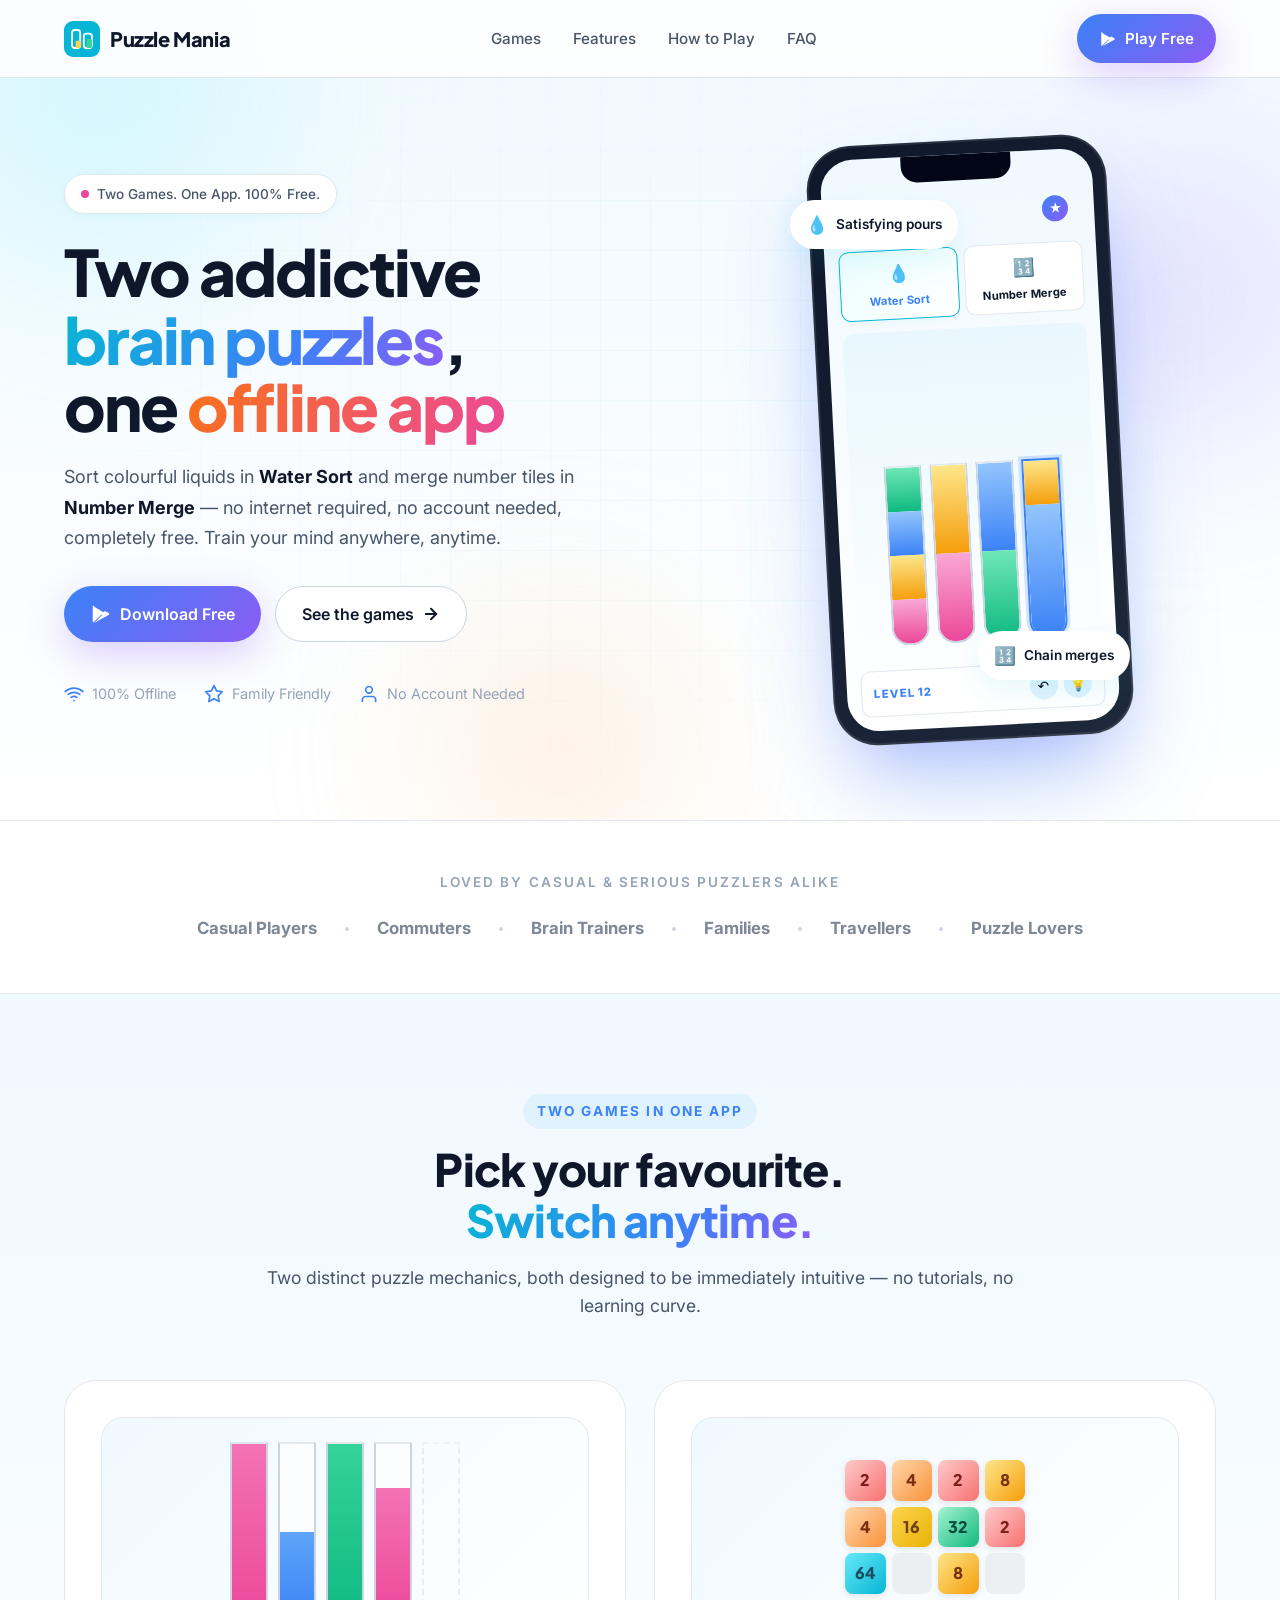
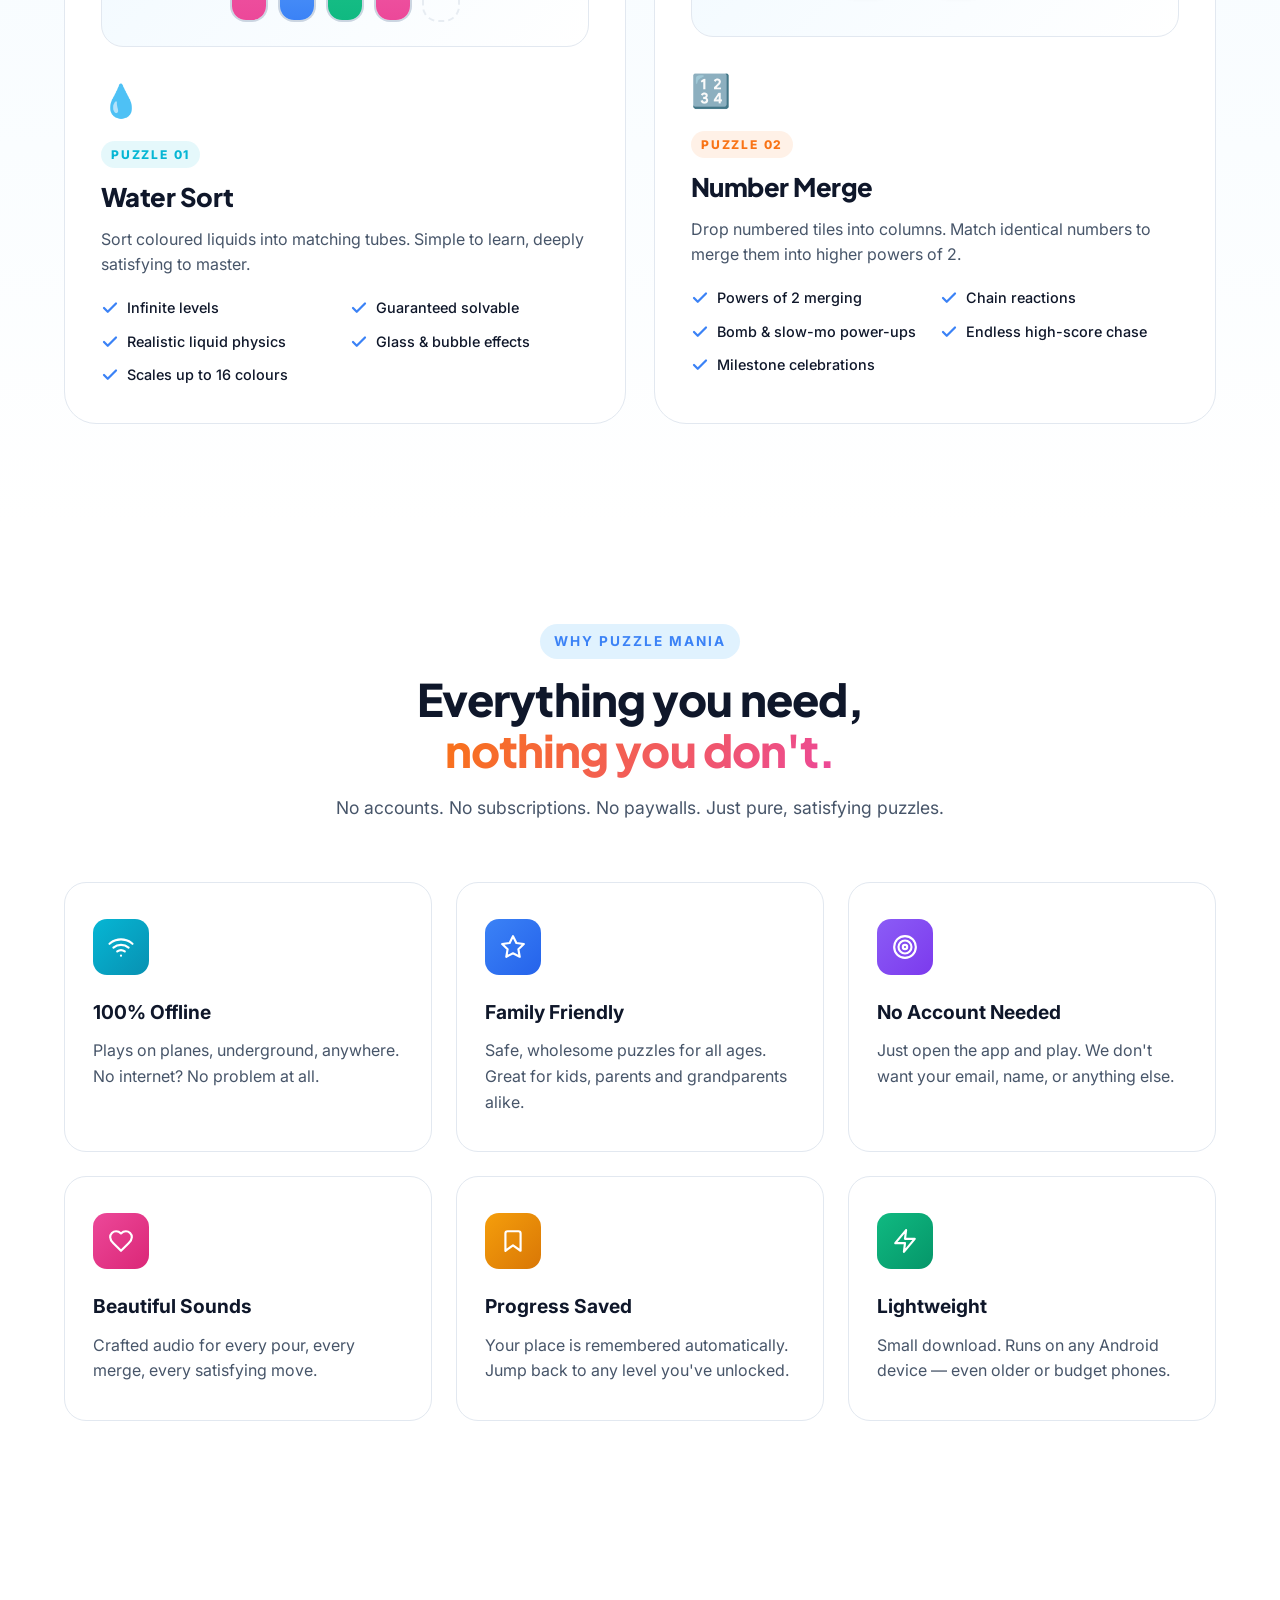
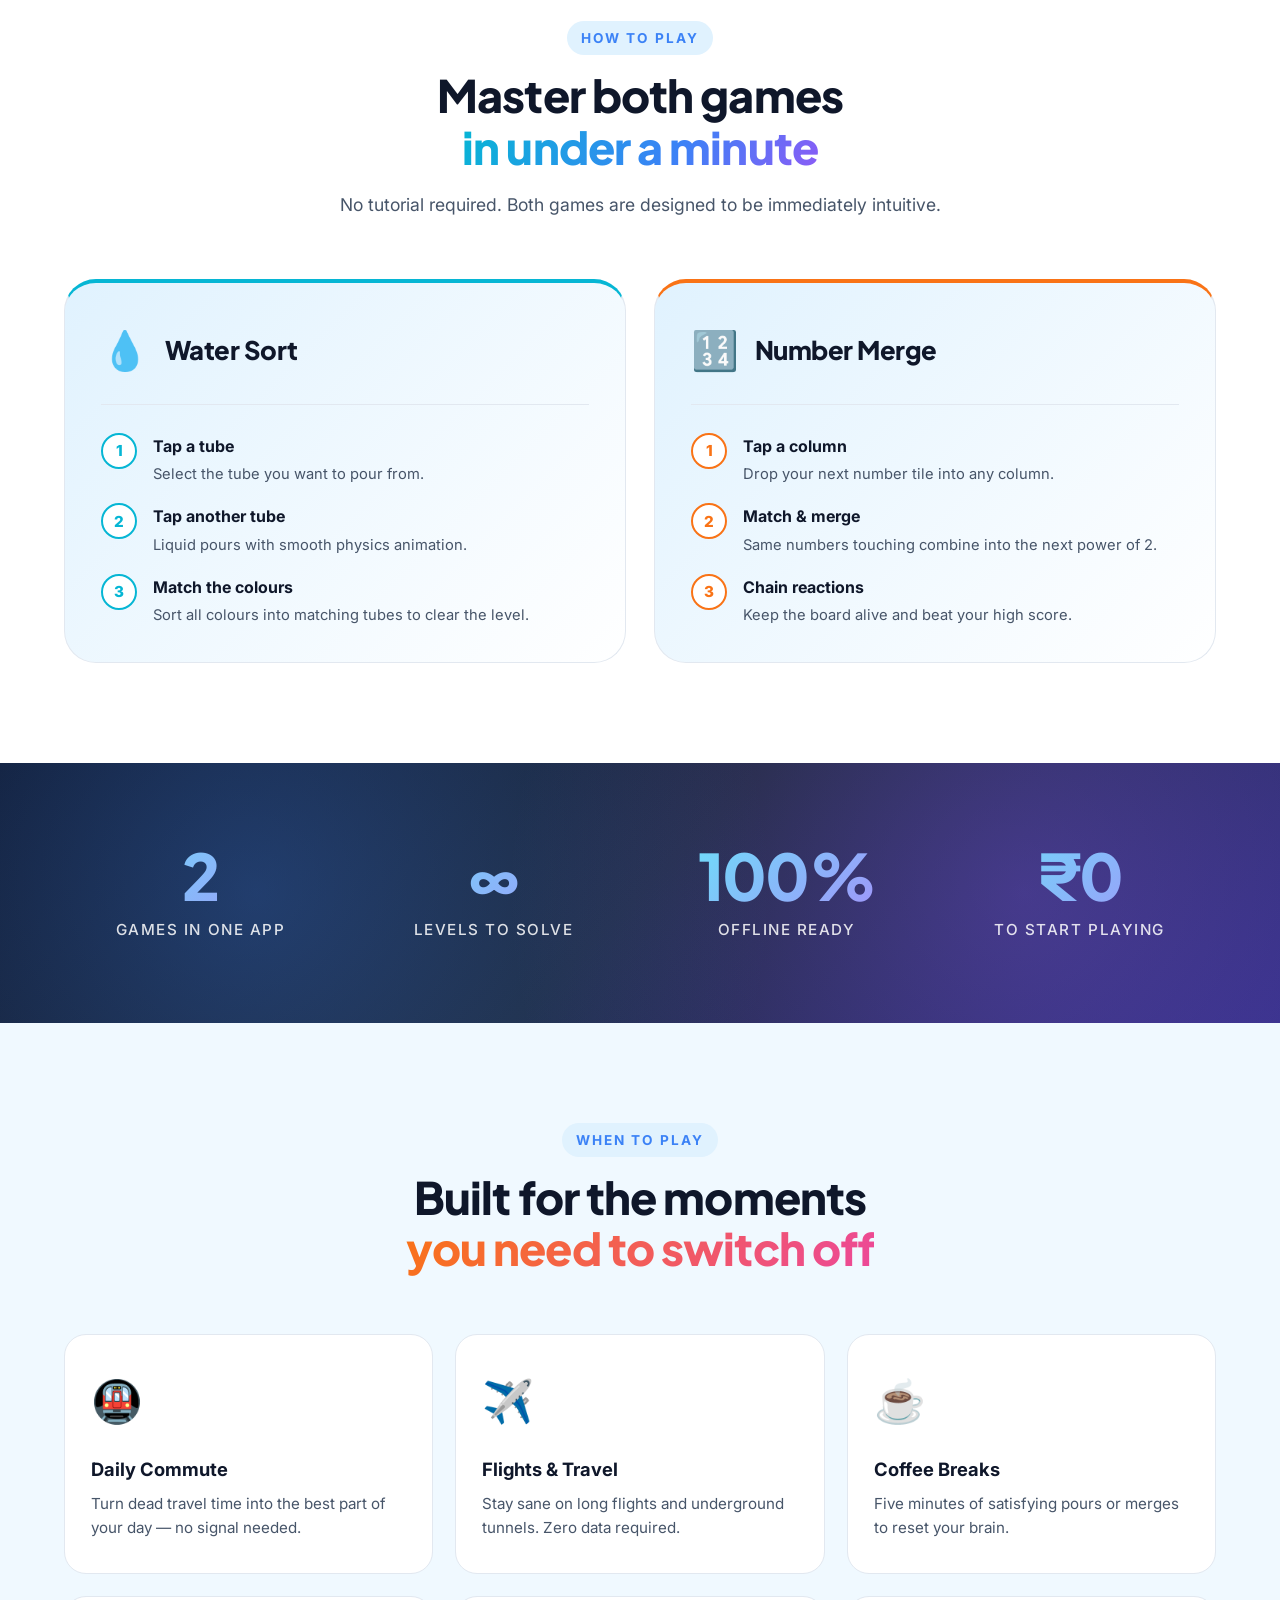
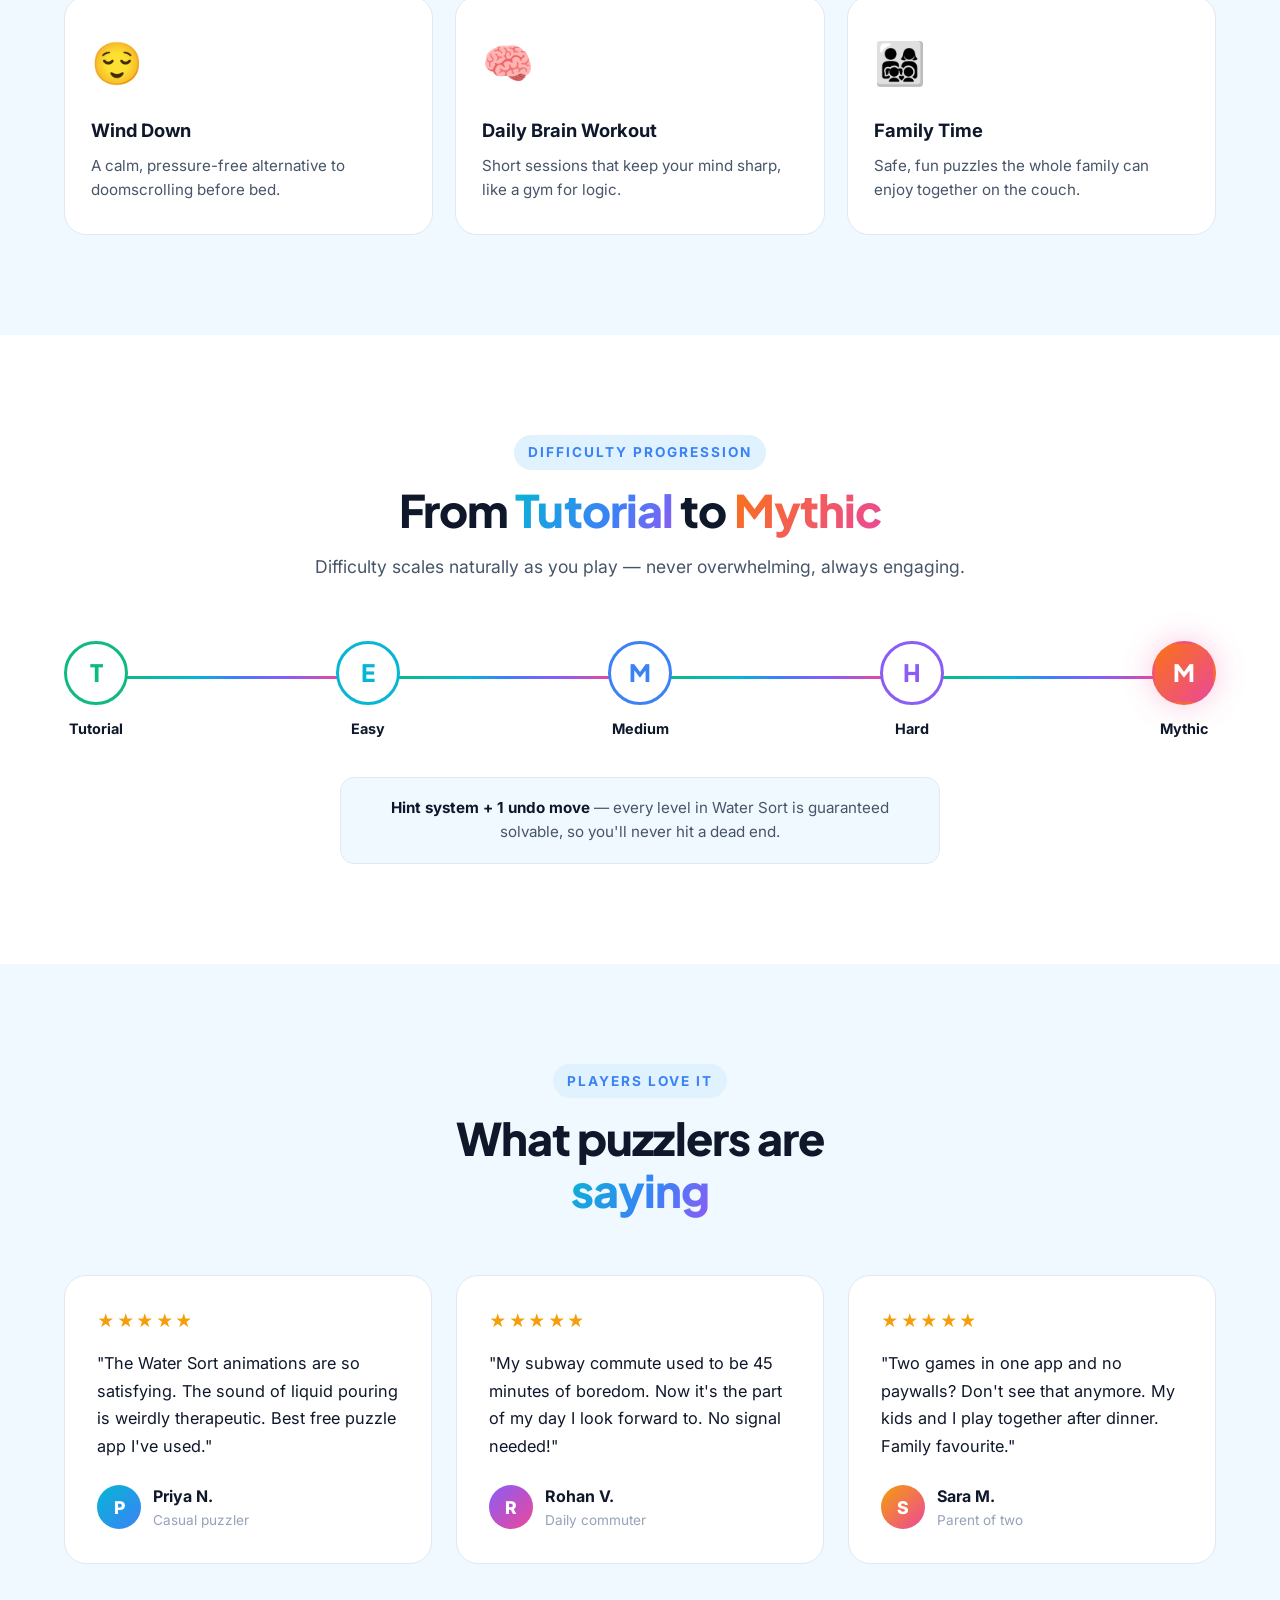
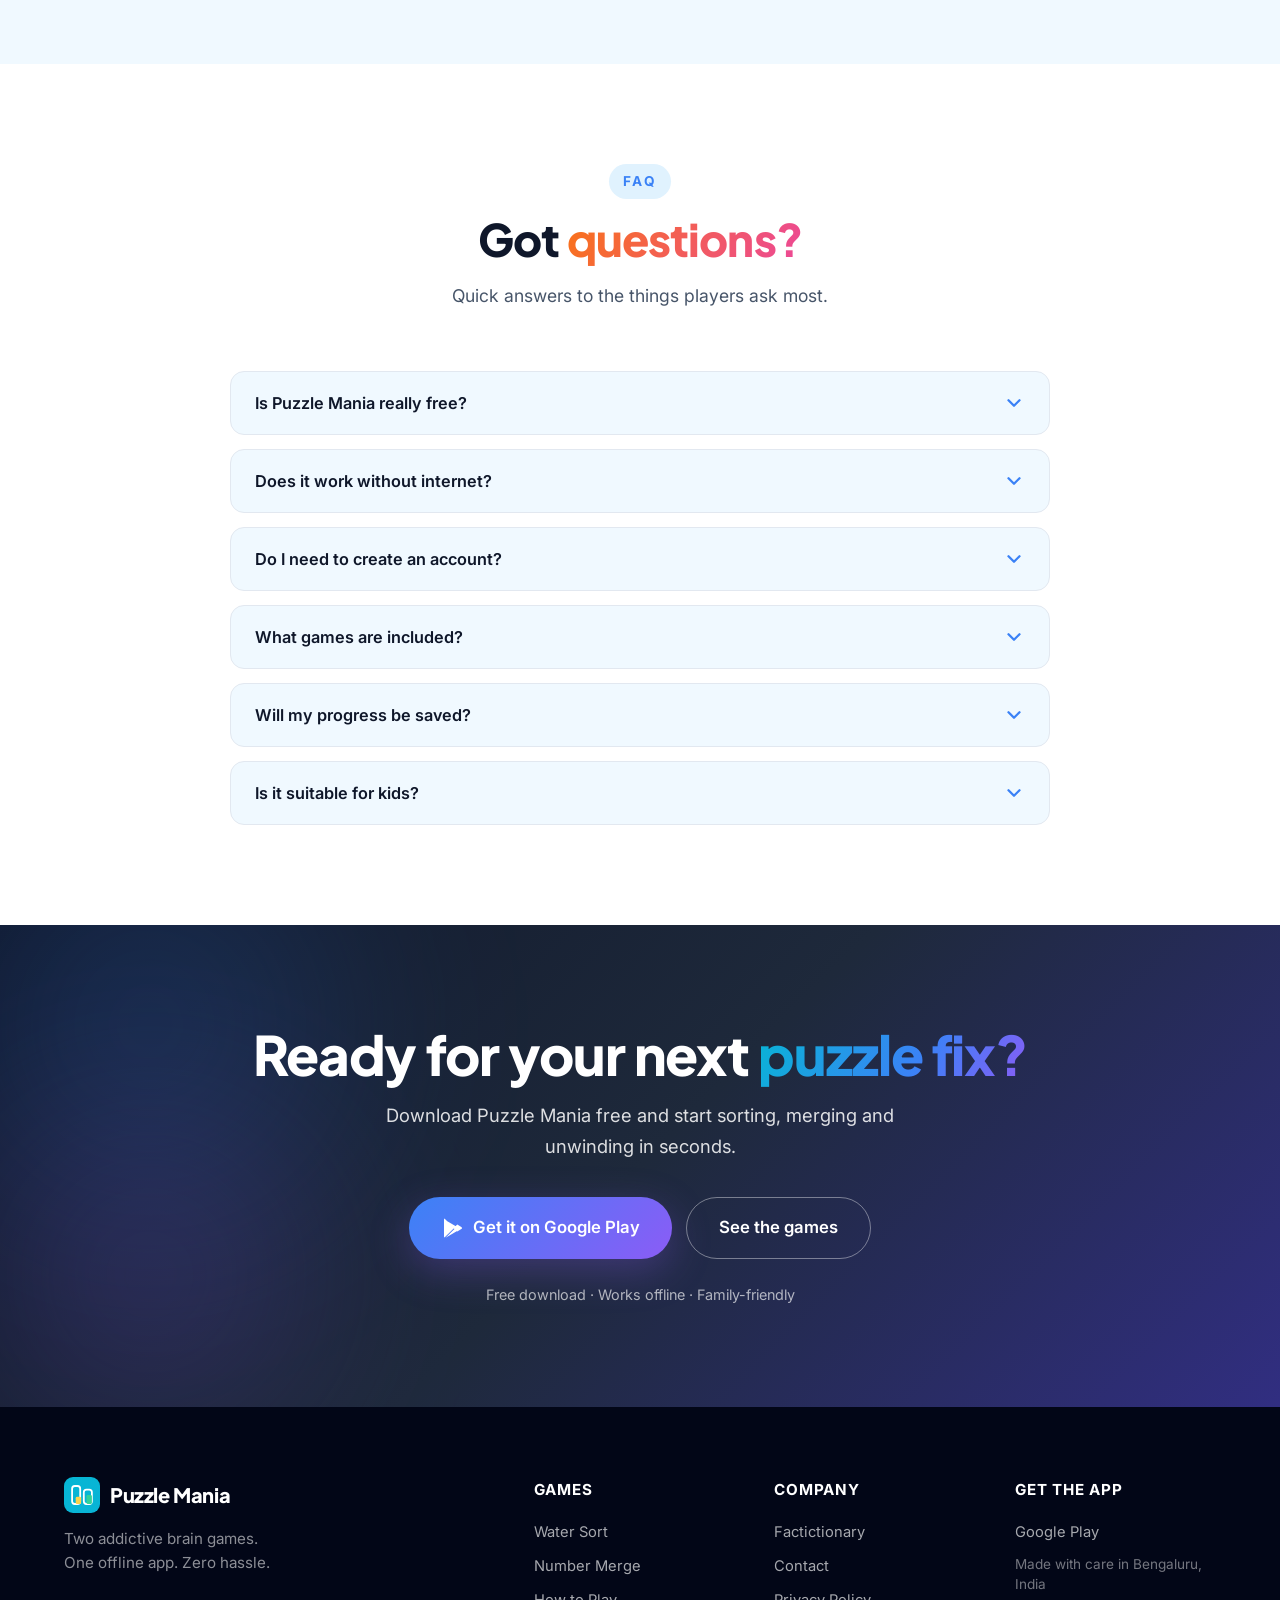
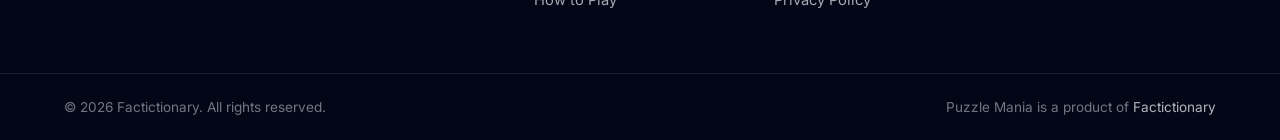
<file: index.html>
<!DOCTYPE html>

<html lang="en">
<head>
    <meta charset="UTF-8">
    <meta name="viewport" content="width=device-width, initial-scale=1.0">
    <title>Puzzle Mania - Offline Games | Water Sort & Number Merge Free</title>
    <meta name="description" content="Two addictive brain games in one offline app. Water Sort & Number Merge puzzles — completely free, no internet required, no account needed. Play anywhere, anytime.">
    <meta name="keywords" content="puzzle game, water sort, color sort, number merge, 2048, offline games, brain game, free puzzles, no wifi game, relaxing puzzle, casual game, Puzzle Mania, Factictionary">
    <meta name="author" content="Factictionary">
    <meta property="og:title" content="Puzzle Mania - Offline Games">
    <meta property="og:description" content="Two addictive brain games in one offline app. 100% free. No internet. No account.">
    <meta property="og:type" content="website">
    <link rel="canonical" href="https://puzzlemania.factictionary.in">
    <link rel="preconnect" href="https://fonts.googleapis.com">
    <link rel="preconnect" href="https://fonts.gstatic.com" crossorigin>
    <link href="https://fonts.googleapis.com/css2?family=Inter:wght@400;500;600;700;800;900&family=Plus+Jakarta+Sans:wght@600;700;800&display=swap" rel="stylesheet">
    <link rel="stylesheet" href="styles.css">
    <link rel="icon" type="image/svg+xml" href="assets/favicon.svg">
</head>
<body>

<!-- ============== NAVIGATION ============== -->
<nav class="navbar" id="navbar">
    <div class="container nav-container">
        <a href="#home" class="nav-brand">
            <span class="brand-logo">
                <svg viewBox="0 0 40 40" fill="none" xmlns="http://www.w3.org/2000/svg">
                    <defs>
                        <linearGradient id="brandGrad" x1="0" y1="0" x2="40" y2="40">
                            <stop offset="0%" stop-color="#06B6D4"/>
                            <stop offset="50%" stop-color="#3B82F6"/>
                            <stop offset="100%" stop-color="#8B5CF6"/>
                        </linearGradient>
                    </defs>
                    <rect width="40" height="40" rx="10" fill="url(#brandGrad)"/>
                    <rect x="9" y="10" width="9" height="20" rx="3" fill="none" stroke="white" stroke-width="2"/>
                    <rect x="13" y="22" width="6" height="8" rx="1.5" fill="#FCD34D"/>
                    <rect x="22" y="14" width="9" height="16" rx="3" fill="none" stroke="white" stroke-width="2"/>
                    <rect x="25" y="20" width="6" height="10" rx="1.5" fill="#34D399"/>
                </svg>
            </span>
            <span class="brand-text">Puzzle Mania</span>
        </a>
        <div class="nav-links" id="navLinks">
            <a href="#games">Games</a>
            <a href="#features">Features</a>
            <a href="#how-it-works">How to Play</a>
            <a href="#faq">FAQ</a>
            <a href="https://play.google.com/store/apps/details?id=in.factictionary.puzzle_mania_offline" target="_blank" rel="noopener" class="nav-mobile-cta">
                <svg width="18" height="18" viewBox="0 0 24 24" fill="currentColor"><path d="M3 20.5V3.5c0-.4.2-.7.5-.9l9.7 9.4-9.7 9.4c-.3-.2-.5-.5-.5-.9zm10.4-7.5L4.6 4.2l12.4 7.2-3.6 1.6zm0 0l3.6 1.6-12.4 7.2 8.8-8.8zM21 12c0 .5-.3.9-.7 1.1l-4 2.3-3.7-3.4 3.7-3.4 4 2.3c.4.2.7.6.7 1.1z"/></svg>
                Play Free
            </a>
        </div>
        <a href="https://play.google.com/store/apps/details?id=in.factictionary.puzzle_mania_offline" target="_blank" rel="noopener" class="btn btn-primary nav-cta">
            <svg width="18" height="18" viewBox="0 0 24 24" fill="currentColor"><path d="M3 20.5V3.5c0-.4.2-.7.5-.9l9.7 9.4-9.7 9.4c-.3-.2-.5-.5-.5-.9zm10.4-7.5L4.6 4.2l12.4 7.2-3.6 1.6zm0 0l3.6 1.6-12.4 7.2 8.8-8.8zM21 12c0 .5-.3.9-.7 1.1l-4 2.3-3.7-3.4 3.7-3.4 4 2.3c.4.2.7.6.7 1.1z"/></svg>
            Play Free
        </a>
        <button class="nav-toggle" id="navToggle" aria-label="Menu">
            <span></span><span></span><span></span>
        </button>
    </div>
</nav>
<div class="nav-overlay" id="navOverlay"></div>

<!-- ============== HERO SECTION ============== -->
<section class="hero" id="home">
    <div class="hero-bg">
        <div class="blob blob-1"></div>
        <div class="blob blob-2"></div>
        <div class="blob blob-3"></div>
        <div class="grid-overlay"></div>
    </div>
    <div class="container hero-container">
        <div class="hero-content">
            <div class="hero-badge">
                <span class="pulse-dot"></span>
                <span>Two Games. One App. 100% Free.</span>
            </div>
            <h1 class="hero-title">
                Two addictive<br>
                <span class="text-gradient">brain puzzles</span>,<br>
                one <span class="text-gradient-2">offline app</span>
            </h1>
            <p class="hero-subtitle">
                Sort colourful liquids in <strong>Water Sort</strong> and merge
                number tiles in <strong>Number Merge</strong> — no internet required,
                no account needed, completely free. Train your mind anywhere, anytime.
            </p>
            <div class="hero-actions">
                <a href="https://play.google.com/store/apps/details?id=in.factictionary.puzzle_mania_offline" target="_blank" rel="noopener" class="btn btn-primary btn-lg">
                    <svg width="22" height="22" viewBox="0 0 24 24" fill="currentColor"><path d="M3 20.5V3.5c0-.4.2-.7.5-.9l9.7 9.4-9.7 9.4c-.3-.2-.5-.5-.5-.9zm10.4-7.5L4.6 4.2l12.4 7.2-3.6 1.6zm0 0l3.6 1.6-12.4 7.2 8.8-8.8zM21 12c0 .5-.3.9-.7 1.1l-4 2.3-3.7-3.4 3.7-3.4 4 2.3c.4.2.7.6.7 1.1z"/></svg>
                    Download Free
                </a>
                <a href="#games" class="btn btn-secondary btn-lg">
                    See the games
                    <svg width="18" height="18" viewBox="0 0 24 24" fill="none" stroke="currentColor" stroke-width="2.5" stroke-linecap="round" stroke-linejoin="round"><line x1="5" y1="12" x2="19" y2="12"/><polyline points="12 5 19 12 12 19"/></svg>
                </a>
            </div>
            <div class="hero-trust">
                <div class="trust-item">
                    <svg width="20" height="20" viewBox="0 0 24 24" fill="none" stroke="currentColor" stroke-width="2" stroke-linecap="round" stroke-linejoin="round"><path d="M5 12.55a11 11 0 0 1 14 0"/><path d="M1.42 9a16 16 0 0 1 21.16 0"/><path d="M8.53 16.11a6 6 0 0 1 6.95 0"/><line x1="12" y1="20" x2="12.01" y2="20"/></svg>
                    <span>100% Offline</span>
                </div>
                <div class="trust-item">
                    <svg width="20" height="20" viewBox="0 0 24 24" fill="none" stroke="currentColor" stroke-width="2" stroke-linecap="round" stroke-linejoin="round"><path d="M12 2L15.09 8.26L22 9.27L17 14.14L18.18 21.02L12 17.77L5.82 21.02L7 14.14L2 9.27L8.91 8.26L12 2Z"/></svg>
                    <span>Family Friendly</span>
                </div>
                <div class="trust-item">
                    <svg width="20" height="20" viewBox="0 0 24 24" fill="none" stroke="currentColor" stroke-width="2" stroke-linecap="round" stroke-linejoin="round"><path d="M20 21v-2a4 4 0 0 0-4-4H8a4 4 0 0 0-4 4v2"/><circle cx="12" cy="7" r="4"/></svg>
                    <span>No Account Needed</span>
                </div>
            </div>
        </div>
        <div class="hero-visual">
            <div class="phone-mockup">
                <div class="phone-frame">
                    <div class="phone-notch"></div>
                    <div class="phone-screen">
                        <div class="app-header-bar">
                            <div class="app-bar-title">Pick a game</div>
                            <div class="app-bar-icon">★</div>
                        </div>
                        <div class="game-tabs">
                            <div class="game-tab tab-active">
                                <div class="tab-emoji">💧</div>
                                <div class="tab-text">Water Sort</div>
                            </div>
                            <div class="game-tab">
                                <div class="tab-emoji">🔢</div>
                                <div class="tab-text">Number Merge</div>
                            </div>
                        </div>
                        <div class="game-preview">
                            <div class="tube tube-1">
                                <div class="liquid liq-pink" style="height: 25%;"></div>
                                <div class="liquid liq-yellow" style="height: 25%;"></div>
                                <div class="liquid liq-blue" style="height: 25%;"></div>
                                <div class="liquid liq-green" style="height: 25%;"></div>
                            </div>
                            <div class="tube tube-2">
                                <div class="liquid liq-pink" style="height: 50%;"></div>
                                <div class="liquid liq-yellow" style="height: 50%;"></div>
                            </div>
                            <div class="tube tube-3">
                                <div class="liquid liq-green" style="height: 50%;"></div>
                                <div class="liquid liq-blue" style="height: 50%;"></div>
                            </div>
                            <div class="tube tube-4 tube-active">
                                <div class="liquid liq-blue" style="height: 75%;"></div>
                                <div class="liquid liq-yellow" style="height: 25%;"></div>
                            </div>
                        </div>
                        <div class="level-bar">
                            <div class="level-info">LEVEL 12</div>
                            <div class="level-actions">
                                <button class="ico-btn">↶</button>
                                <button class="ico-btn">💡</button>
                            </div>
                        </div>
                    </div>
                </div>
                <div class="floating-badge badge-1">
                    <span class="badge-emoji">💧</span>
                    <span class="badge-text">Satisfying pours</span>
                </div>
                <div class="floating-badge badge-2">
                    <span class="badge-emoji">🔢</span>
                    <span class="badge-text">Chain merges</span>
                </div>
            </div>
        </div>
    </div>
</section>

<!-- ============== LOGOS / SOCIAL PROOF ============== -->
<section class="logos-section">
    <div class="container">
        <p class="logos-label">Loved by casual & serious puzzlers alike</p>
        <div class="logos-strip">
            <span class="logo-item">Casual Players</span>
            <span class="logo-divider"></span>
            <span class="logo-item">Commuters</span>
            <span class="logo-divider"></span>
            <span class="logo-item">Brain Trainers</span>
            <span class="logo-divider"></span>
            <span class="logo-item">Families</span>
            <span class="logo-divider"></span>
            <span class="logo-item">Travellers</span>
            <span class="logo-divider"></span>
            <span class="logo-item">Puzzle Lovers</span>
        </div>
    </div>
</section>

<!-- ============== TWO GAMES SECTION ============== -->
<section class="games" id="games">
    <div class="container">
        <div class="section-header reveal">
            <div class="section-eyebrow">Two games in one app</div>
            <h2 class="section-title">Pick your favourite.<br><span class="text-gradient">Switch anytime.</span></h2>
            <p class="section-subtitle">Two distinct puzzle mechanics, both designed to be immediately intuitive — no tutorials, no learning curve.</p>
        </div>

        <div class="games-grid">
            <div class="game-card reveal game-water">
                <div class="game-visual">
                    <div class="visual-tubes">
                        <div class="vtube">
                            <div class="vliq" style="height: 100%; background: linear-gradient(180deg, #F472B6, #EC4899);"></div>
                        </div>
                        <div class="vtube">
                            <div class="vliq" style="height: 50%; background: linear-gradient(180deg, #60A5FA, #3B82F6);"></div>
                        </div>
                        <div class="vtube">
                            <div class="vliq" style="height: 100%; background: linear-gradient(180deg, #34D399, #10B981);"></div>
                        </div>
                        <div class="vtube">
                            <div class="vliq" style="height: 75%; background: linear-gradient(180deg, #F472B6, #EC4899);"></div>
                        </div>
                        <div class="vtube vtube-empty"></div>
                    </div>
                </div>
                <div class="game-info">
                    <div class="game-emoji">💧</div>
                    <div class="game-tag">PUZZLE 01</div>
                    <h3>Water Sort</h3>
                    <p class="game-desc">Sort coloured liquids into matching tubes. Simple to learn, deeply satisfying to master.</p>
                    <ul class="game-features">
                        <li><svg width="16" height="16" viewBox="0 0 24 24" fill="none" stroke="currentColor" stroke-width="3" stroke-linecap="round" stroke-linejoin="round"><polyline points="20 6 9 17 4 12"/></svg> Infinite levels</li>
                        <li><svg width="16" height="16" viewBox="0 0 24 24" fill="none" stroke="currentColor" stroke-width="3" stroke-linecap="round" stroke-linejoin="round"><polyline points="20 6 9 17 4 12"/></svg> Guaranteed solvable</li>
                        <li><svg width="16" height="16" viewBox="0 0 24 24" fill="none" stroke="currentColor" stroke-width="3" stroke-linecap="round" stroke-linejoin="round"><polyline points="20 6 9 17 4 12"/></svg> Realistic liquid physics</li>
                        <li><svg width="16" height="16" viewBox="0 0 24 24" fill="none" stroke="currentColor" stroke-width="3" stroke-linecap="round" stroke-linejoin="round"><polyline points="20 6 9 17 4 12"/></svg> Glass & bubble effects</li>
                        <li><svg width="16" height="16" viewBox="0 0 24 24" fill="none" stroke="currentColor" stroke-width="3" stroke-linecap="round" stroke-linejoin="round"><polyline points="20 6 9 17 4 12"/></svg> Scales up to 16 colours</li>
                    </ul>
                </div>
            </div>

            <div class="game-card reveal game-number">
                <div class="game-visual">
                    <div class="merge-board">
                        <div class="tile tile-2">2</div>
                        <div class="tile tile-4">4</div>
                        <div class="tile tile-2">2</div>
                        <div class="tile tile-8">8</div>
                        <div class="tile tile-4">4</div>
                        <div class="tile tile-16">16</div>
                        <div class="tile tile-32">32</div>
                        <div class="tile tile-2">2</div>
                        <div class="tile tile-64">64</div>
                        <div class="tile tile-empty"></div>
                        <div class="tile tile-8">8</div>
                        <div class="tile tile-empty"></div>
                    </div>
                </div>
                <div class="game-info">
                    <div class="game-emoji">🔢</div>
                    <div class="game-tag game-tag-2">PUZZLE 02</div>
                    <h3>Number Merge</h3>
                    <p class="game-desc">Drop numbered tiles into columns. Match identical numbers to merge them into higher powers of 2.</p>
                    <ul class="game-features">
                        <li><svg width="16" height="16" viewBox="0 0 24 24" fill="none" stroke="currentColor" stroke-width="3" stroke-linecap="round" stroke-linejoin="round"><polyline points="20 6 9 17 4 12"/></svg> Powers of 2 merging</li>
                        <li><svg width="16" height="16" viewBox="0 0 24 24" fill="none" stroke="currentColor" stroke-width="3" stroke-linecap="round" stroke-linejoin="round"><polyline points="20 6 9 17 4 12"/></svg> Chain reactions</li>
                        <li><svg width="16" height="16" viewBox="0 0 24 24" fill="none" stroke="currentColor" stroke-width="3" stroke-linecap="round" stroke-linejoin="round"><polyline points="20 6 9 17 4 12"/></svg> Bomb & slow-mo power-ups</li>
                        <li><svg width="16" height="16" viewBox="0 0 24 24" fill="none" stroke="currentColor" stroke-width="3" stroke-linecap="round" stroke-linejoin="round"><polyline points="20 6 9 17 4 12"/></svg> Endless high-score chase</li>
                        <li><svg width="16" height="16" viewBox="0 0 24 24" fill="none" stroke="currentColor" stroke-width="3" stroke-linecap="round" stroke-linejoin="round"><polyline points="20 6 9 17 4 12"/></svg> Milestone celebrations</li>
                    </ul>
                </div>
            </div>
        </div>
    </div>
</section>

<!-- ============== FEATURES ============== -->
<section class="features" id="features">
    <div class="container">
        <div class="section-header reveal">
            <div class="section-eyebrow">Why Puzzle Mania</div>
            <h2 class="section-title">Everything you need,<br><span class="text-gradient-2">nothing you don't.</span></h2>
            <p class="section-subtitle">No accounts. No subscriptions. No paywalls. Just pure, satisfying puzzles.</p>
        </div>

        <div class="features-grid">
            <div class="feature-card reveal">
                <div class="feature-icon icon-grad-1">
                    <svg viewBox="0 0 24 24" fill="none" stroke="currentColor" stroke-width="2" stroke-linecap="round" stroke-linejoin="round"><path d="M5 12.55a11 11 0 0 1 14 0"/><path d="M1.42 9a16 16 0 0 1 21.16 0"/><path d="M8.53 16.11a6 6 0 0 1 6.95 0"/><line x1="12" y1="20" x2="12.01" y2="20"/></svg>
                </div>
                <h3>100% Offline</h3>
                <p>Plays on planes, underground, anywhere. No internet? No problem at all.</p>
            </div>
            <div class="feature-card reveal">
                <div class="feature-icon icon-grad-2">
                    <svg viewBox="0 0 24 24" fill="none" stroke="currentColor" stroke-width="2" stroke-linecap="round" stroke-linejoin="round"><path d="M12 2L15.09 8.26L22 9.27L17 14.14L18.18 21.02L12 17.77L5.82 21.02L7 14.14L2 9.27L8.91 8.26L12 2Z"/></svg>
                </div>
                <h3>Family Friendly</h3>
                <p>Safe, wholesome puzzles for all ages. Great for kids, parents and grandparents alike.</p>
            </div>
            <div class="feature-card reveal">
                <div class="feature-icon icon-grad-3">
                    <svg viewBox="0 0 24 24" fill="none" stroke="currentColor" stroke-width="2" stroke-linecap="round" stroke-linejoin="round"><circle cx="12" cy="12" r="10"/><circle cx="12" cy="12" r="6"/><circle cx="12" cy="12" r="2"/></svg>
                </div>
                <h3>No Account Needed</h3>
                <p>Just open the app and play. We don't want your email, name, or anything else.</p>
            </div>
            <div class="feature-card reveal">
                <div class="feature-icon icon-grad-4">
                    <svg viewBox="0 0 24 24" fill="none" stroke="currentColor" stroke-width="2" stroke-linecap="round" stroke-linejoin="round"><path d="M19 14c1.49-1.46 3-3.21 3-5.5A5.5 5.5 0 0 0 16.5 3c-1.76 0-3 .5-4.5 2-1.5-1.5-2.74-2-4.5-2A5.5 5.5 0 0 0 2 8.5c0 2.29 1.51 4.04 3 5.5l7 7Z"/></svg>
                </div>
                <h3>Beautiful Sounds</h3>
                <p>Crafted audio for every pour, every merge, every satisfying move.</p>
            </div>
            <div class="feature-card reveal">
                <div class="feature-icon icon-grad-5">
                    <svg viewBox="0 0 24 24" fill="none" stroke="currentColor" stroke-width="2" stroke-linecap="round" stroke-linejoin="round"><path d="M19 21l-7-5-7 5V5a2 2 0 0 1 2-2h10a2 2 0 0 1 2 2z"/></svg>
                </div>
                <h3>Progress Saved</h3>
                <p>Your place is remembered automatically. Jump back to any level you've unlocked.</p>
            </div>
            <div class="feature-card reveal">
                <div class="feature-icon icon-grad-6">
                    <svg viewBox="0 0 24 24" fill="none" stroke="currentColor" stroke-width="2" stroke-linecap="round" stroke-linejoin="round"><polyline points="13 2 3 14 12 14 11 22 21 10 12 10 13 2"/></svg>
                </div>
                <h3>Lightweight</h3>
                <p>Small download. Runs on any Android device — even older or budget phones.</p>
            </div>
        </div>
    </div>
</section>

<!-- ============== HOW IT WORKS ============== -->
<section class="how-it-works" id="how-it-works">
    <div class="container">
        <div class="section-header reveal">
            <div class="section-eyebrow">How to play</div>
            <h2 class="section-title">Master both games<br><span class="text-gradient">in under a minute</span></h2>
            <p class="section-subtitle">No tutorial required. Both games are designed to be immediately intuitive.</p>
        </div>

        <div class="how-grid">
            <div class="how-card reveal how-water">
                <div class="how-header">
                    <div class="how-emoji">💧</div>
                    <h3>Water Sort</h3>
                </div>
                <div class="how-steps">
                    <div class="how-step">
                        <div class="step-num">1</div>
                        <div>
                            <strong>Tap a tube</strong>
                            <p>Select the tube you want to pour from.</p>
                        </div>
                    </div>
                    <div class="how-step">
                        <div class="step-num">2</div>
                        <div>
                            <strong>Tap another tube</strong>
                            <p>Liquid pours with smooth physics animation.</p>
                        </div>
                    </div>
                    <div class="how-step">
                        <div class="step-num">3</div>
                        <div>
                            <strong>Match the colours</strong>
                            <p>Sort all colours into matching tubes to clear the level.</p>
                        </div>
                    </div>
                </div>
            </div>

            <div class="how-card reveal how-number">
                <div class="how-header">
                    <div class="how-emoji">🔢</div>
                    <h3>Number Merge</h3>
                </div>
                <div class="how-steps">
                    <div class="how-step">
                        <div class="step-num">1</div>
                        <div>
                            <strong>Tap a column</strong>
                            <p>Drop your next number tile into any column.</p>
                        </div>
                    </div>
                    <div class="how-step">
                        <div class="step-num">2</div>
                        <div>
                            <strong>Match & merge</strong>
                            <p>Same numbers touching combine into the next power of 2.</p>
                        </div>
                    </div>
                    <div class="how-step">
                        <div class="step-num">3</div>
                        <div>
                            <strong>Chain reactions</strong>
                            <p>Keep the board alive and beat your high score.</p>
                        </div>
                    </div>
                </div>
            </div>
        </div>
    </div>
</section>

<!-- ============== STATS ============== -->
<section class="stats">
    <div class="container">
        <div class="stats-grid">
            <div class="stat reveal">
                <div class="stat-num">2</div>
                <div class="stat-label">Games in One App</div>
            </div>
            <div class="stat reveal">
                <div class="stat-num">∞</div>
                <div class="stat-label">Levels to Solve</div>
            </div>
            <div class="stat reveal">
                <div class="stat-num">100%</div>
                <div class="stat-label">Offline Ready</div>
            </div>
            <div class="stat reveal">
                <div class="stat-num">₹0</div>
                <div class="stat-label">To Start Playing</div>
            </div>
        </div>
    </div>
</section>

<!-- ============== USE CASES ============== -->
<section class="usecases">
    <div class="container">
        <div class="section-header reveal">
            <div class="section-eyebrow">When to play</div>
            <h2 class="section-title">Built for the moments<br><span class="text-gradient-2">you need to switch off</span></h2>
        </div>
        <div class="usecase-grid">
            <div class="usecase-card reveal">
                <div class="usecase-emoji">🚇</div>
                <h3>Daily Commute</h3>
                <p>Turn dead travel time into the best part of your day — no signal needed.</p>
            </div>
            <div class="usecase-card reveal">
                <div class="usecase-emoji">✈️</div>
                <h3>Flights & Travel</h3>
                <p>Stay sane on long flights and underground tunnels. Zero data required.</p>
            </div>
            <div class="usecase-card reveal">
                <div class="usecase-emoji">☕</div>
                <h3>Coffee Breaks</h3>
                <p>Five minutes of satisfying pours or merges to reset your brain.</p>
            </div>
            <div class="usecase-card reveal">
                <div class="usecase-emoji">😌</div>
                <h3>Wind Down</h3>
                <p>A calm, pressure-free alternative to doomscrolling before bed.</p>
            </div>
            <div class="usecase-card reveal">
                <div class="usecase-emoji">🧠</div>
                <h3>Daily Brain Workout</h3>
                <p>Short sessions that keep your mind sharp, like a gym for logic.</p>
            </div>
            <div class="usecase-card reveal">
                <div class="usecase-emoji">👨‍👩‍👧‍👦</div>
                <h3>Family Time</h3>
                <p>Safe, fun puzzles the whole family can enjoy together on the couch.</p>
            </div>
        </div>
    </div>
</section>

<!-- ============== DIFFICULTY / LEVELS ============== -->
<section class="levels-section">
    <div class="container">
        <div class="section-header reveal">
            <div class="section-eyebrow">Difficulty progression</div>
            <h2 class="section-title">From <span class="text-gradient">Tutorial</span> to <span class="text-gradient-2">Mythic</span></h2>
            <p class="section-subtitle">Difficulty scales naturally as you play — never overwhelming, always engaging.</p>
        </div>
        <div class="difficulty-track reveal">
            <div class="diff-step diff-1">
                <div class="diff-circle">T</div>
                <div class="diff-label">Tutorial</div>
            </div>
            <div class="diff-line"></div>
            <div class="diff-step diff-2">
                <div class="diff-circle">E</div>
                <div class="diff-label">Easy</div>
            </div>
            <div class="diff-line"></div>
            <div class="diff-step diff-3">
                <div class="diff-circle">M</div>
                <div class="diff-label">Medium</div>
            </div>
            <div class="diff-line"></div>
            <div class="diff-step diff-4">
                <div class="diff-circle">H</div>
                <div class="diff-label">Hard</div>
            </div>
            <div class="diff-line"></div>
            <div class="diff-step diff-5">
                <div class="diff-circle diff-mythic">M</div>
                <div class="diff-label">Mythic</div>
            </div>
        </div>
        <div class="difficulty-note reveal">
            <strong>Hint system + 1 undo move</strong> — every level in Water Sort is guaranteed solvable, so you'll never hit a dead end.
        </div>
    </div>
</section>

<!-- ============== TESTIMONIALS ============== -->
<section class="testimonials" id="testimonials">
    <div class="container">
        <div class="section-header reveal">
            <div class="section-eyebrow">Players love it</div>
            <h2 class="section-title">What puzzlers are<br><span class="text-gradient">saying</span></h2>
        </div>
        <div class="testimonials-grid">
            <div class="testimonial reveal">
                <div class="testimonial-stars">★★★★★</div>
                <p class="testimonial-text">"The Water Sort animations are so satisfying. The sound of liquid pouring is weirdly therapeutic. Best free puzzle app I've used."</p>
                <div class="testimonial-author">
                    <div class="author-avatar avatar-1">P</div>
                    <div>
                        <div class="author-name">Priya N.</div>
                        <div class="author-role">Casual puzzler</div>
                    </div>
                </div>
            </div>
            <div class="testimonial reveal">
                <div class="testimonial-stars">★★★★★</div>
                <p class="testimonial-text">"My subway commute used to be 45 minutes of boredom. Now it's the part of my day I look forward to. No signal needed!"</p>
                <div class="testimonial-author">
                    <div class="author-avatar avatar-2">R</div>
                    <div>
                        <div class="author-name">Rohan V.</div>
                        <div class="author-role">Daily commuter</div>
                    </div>
                </div>
            </div>
            <div class="testimonial reveal">
                <div class="testimonial-stars">★★★★★</div>
                <p class="testimonial-text">"Two games in one app and no paywalls? Don't see that anymore. My kids and I play together after dinner. Family favourite."</p>
                <div class="testimonial-author">
                    <div class="author-avatar avatar-3">S</div>
                    <div>
                        <div class="author-name">Sara M.</div>
                        <div class="author-role">Parent of two</div>
                    </div>
                </div>
            </div>
        </div>
    </div>
</section>

<!-- ============== FAQ ============== -->
<section class="faq" id="faq">
    <div class="container">
        <div class="section-header reveal">
            <div class="section-eyebrow">FAQ</div>
            <h2 class="section-title">Got <span class="text-gradient-2">questions?</span></h2>
            <p class="section-subtitle">Quick answers to the things players ask most.</p>
        </div>

        <div class="faq-list">
            <div class="faq-item reveal">
                <button class="faq-question" aria-expanded="false">
                    <span>Is Puzzle Mania really free?</span>
                    <svg class="faq-icon" width="22" height="22" viewBox="0 0 24 24" fill="none" stroke="currentColor" stroke-width="2.5" stroke-linecap="round" stroke-linejoin="round"><polyline points="6 9 12 15 18 9"/></svg>
                </button>
                <div class="faq-answer">
                    <p>Yes — the app is free to download and play, with optional ads that support development. No subscriptions, no paywalls, no hidden fees.</p>
                </div>
            </div>
            <div class="faq-item reveal">
                <button class="faq-question" aria-expanded="false">
                    <span>Does it work without internet?</span>
                    <svg class="faq-icon" width="22" height="22" viewBox="0 0 24 24" fill="none" stroke="currentColor" stroke-width="2.5" stroke-linecap="round" stroke-linejoin="round"><polyline points="6 9 12 15 18 9"/></svg>
                </button>
                <div class="faq-answer">
                    <p>Absolutely. Both games run fully offline. Perfect for flights, underground tunnels, or anywhere without a stable connection.</p>
                </div>
            </div>
            <div class="faq-item reveal">
                <button class="faq-question" aria-expanded="false">
                    <span>Do I need to create an account?</span>
                    <svg class="faq-icon" width="22" height="22" viewBox="0 0 24 24" fill="none" stroke="currentColor" stroke-width="2.5" stroke-linecap="round" stroke-linejoin="round"><polyline points="6 9 12 15 18 9"/></svg>
                </button>
                <div class="faq-answer">
                    <p>No. Just install the app and start playing. No email, no login, no personal information required.</p>
                </div>
            </div>
            <div class="faq-item reveal">
                <button class="faq-question" aria-expanded="false">
                    <span>What games are included?</span>
                    <svg class="faq-icon" width="22" height="22" viewBox="0 0 24 24" fill="none" stroke="currentColor" stroke-width="2.5" stroke-linecap="round" stroke-linejoin="round"><polyline points="6 9 12 15 18 9"/></svg>
                </button>
                <div class="faq-answer">
                    <p>Two games: <strong>Water Sort</strong> (sort coloured liquids into matching tubes) and <strong>Number Merge</strong> (drop and merge tiles into higher powers of 2).</p>
                </div>
            </div>
            <div class="faq-item reveal">
                <button class="faq-question" aria-expanded="false">
                    <span>Will my progress be saved?</span>
                    <svg class="faq-icon" width="22" height="22" viewBox="0 0 24 24" fill="none" stroke="currentColor" stroke-width="2.5" stroke-linecap="round" stroke-linejoin="round"><polyline points="6 9 12 15 18 9"/></svg>
                </button>
                <div class="faq-answer">
                    <p>Yes — your progress is saved automatically on the device. You can jump back to any level you've unlocked at any time.</p>
                </div>
            </div>
            <div class="faq-item reveal">
                <button class="faq-question" aria-expanded="false">
                    <span>Is it suitable for kids?</span>
                    <svg class="faq-icon" width="22" height="22" viewBox="0 0 24 24" fill="none" stroke="currentColor" stroke-width="2.5" stroke-linecap="round" stroke-linejoin="round"><polyline points="6 9 12 15 18 9"/></svg>
                </button>
                <div class="faq-answer">
                    <p>Yes — rated Everyone. Both puzzles are wholesome, easy to learn, and perfect for kids, parents and grandparents to enjoy together.</p>
                </div>
            </div>
        </div>
    </div>
</section>

<!-- ============== FINAL CTA ============== -->
<section class="cta">
    <div class="cta-bg">
        <div class="blob blob-1"></div>
        <div class="blob blob-2"></div>
    </div>
    <div class="container cta-container reveal">
        <h2 class="cta-title">Ready for your next <span class="text-gradient">puzzle fix?</span></h2>
        <p class="cta-subtitle">Download Puzzle Mania free and start sorting, merging and unwinding in seconds.</p>
        <div class="cta-actions">
            <a href="https://play.google.com/store/apps/details?id=in.factictionary.puzzle_mania_offline" target="_blank" rel="noopener" class="btn btn-primary btn-xl">
                <svg width="24" height="24" viewBox="0 0 24 24" fill="currentColor"><path d="M3 20.5V3.5c0-.4.2-.7.5-.9l9.7 9.4-9.7 9.4c-.3-.2-.5-.5-.5-.9zm10.4-7.5L4.6 4.2l12.4 7.2-3.6 1.6zm0 0l3.6 1.6-12.4 7.2 8.8-8.8zM21 12c0 .5-.3.9-.7 1.1l-4 2.3-3.7-3.4 3.7-3.4 4 2.3c.4.2.7.6.7 1.1z"/></svg>
                Get it on Google Play
            </a>
            <a href="#games" class="btn btn-ghost btn-xl">
                See the games
            </a>
        </div>
        <p class="cta-note">Free download · Works offline · Family-friendly</p>
    </div>
</section>

<!-- ============== FOOTER ============== -->
<footer class="footer">
    <div class="container footer-container">
        <div class="footer-brand">
            <a href="#home" class="nav-brand">
                <span class="brand-logo">
                    <svg viewBox="0 0 40 40" fill="none" xmlns="http://www.w3.org/2000/svg">
                        <rect width="40" height="40" rx="10" fill="url(#brandGrad)"/>
                        <rect x="9" y="10" width="9" height="20" rx="3" fill="none" stroke="white" stroke-width="2"/>
                        <rect x="13" y="22" width="6" height="8" rx="1.5" fill="#FCD34D"/>
                        <rect x="22" y="14" width="9" height="16" rx="3" fill="none" stroke="white" stroke-width="2"/>
                        <rect x="25" y="20" width="6" height="10" rx="1.5" fill="#34D399"/>
                    </svg>
                </span>
                <span class="brand-text">Puzzle Mania</span>
            </a>
            <p class="footer-tagline">Two addictive brain games.<br>One offline app. Zero hassle.</p>
        </div>
        <div class="footer-cols">
            <div class="footer-col">
                <h4>Games</h4>
                <a href="#games">Water Sort</a>
                <a href="#games">Number Merge</a>
                <a href="#how-it-works">How to Play</a>
            </div>
            <div class="footer-col">
                <h4>Company</h4>
                <a href="https://factictionary.in" target="_blank" rel="noopener">Factictionary</a>
                <a href="mailto:factictionary@gmail.com">Contact</a>
                <a href="https://puzzlemania.factictionary.in/privacy-policy.html" target="_blank" rel="noopener">Privacy Policy</a>
            </div>
            <div class="footer-col">
                <h4>Get the App</h4>
                <a href="https://play.google.com/store/apps/details?id=in.factictionary.puzzle_mania_offline" target="_blank" rel="noopener">Google Play</a>
                <p class="footer-meta">Made with care in Bengaluru, India</p>
            </div>
        </div>
    </div>
    <div class="footer-bottom">
        <div class="container">
            <p>© <span id="year"></span> Factictionary. All rights reserved.</p>
            <p>Puzzle Mania is a product of <a href="https://factictionary.in" target="_blank" rel="noopener">Factictionary</a></p>
        </div>
    </div>
</footer>

<script src="script.js"></script>
</body>
</html>
</file>
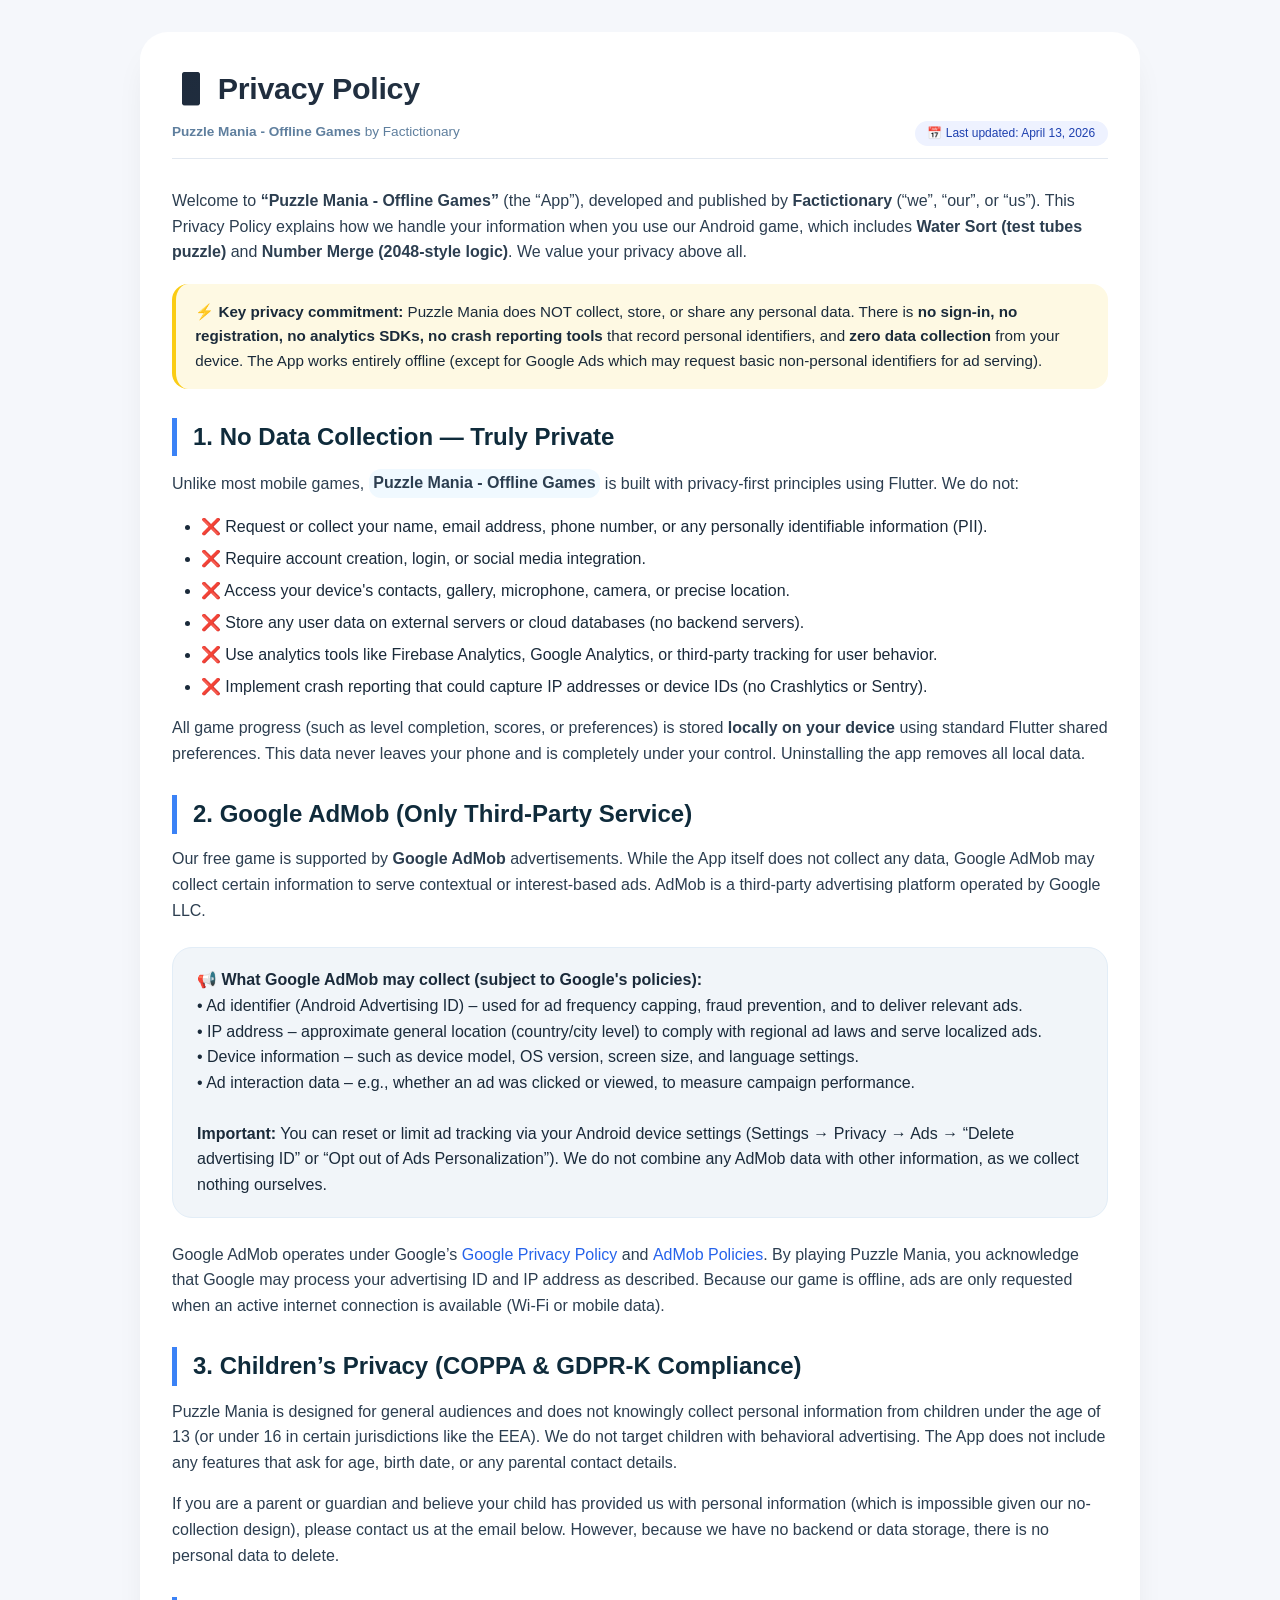
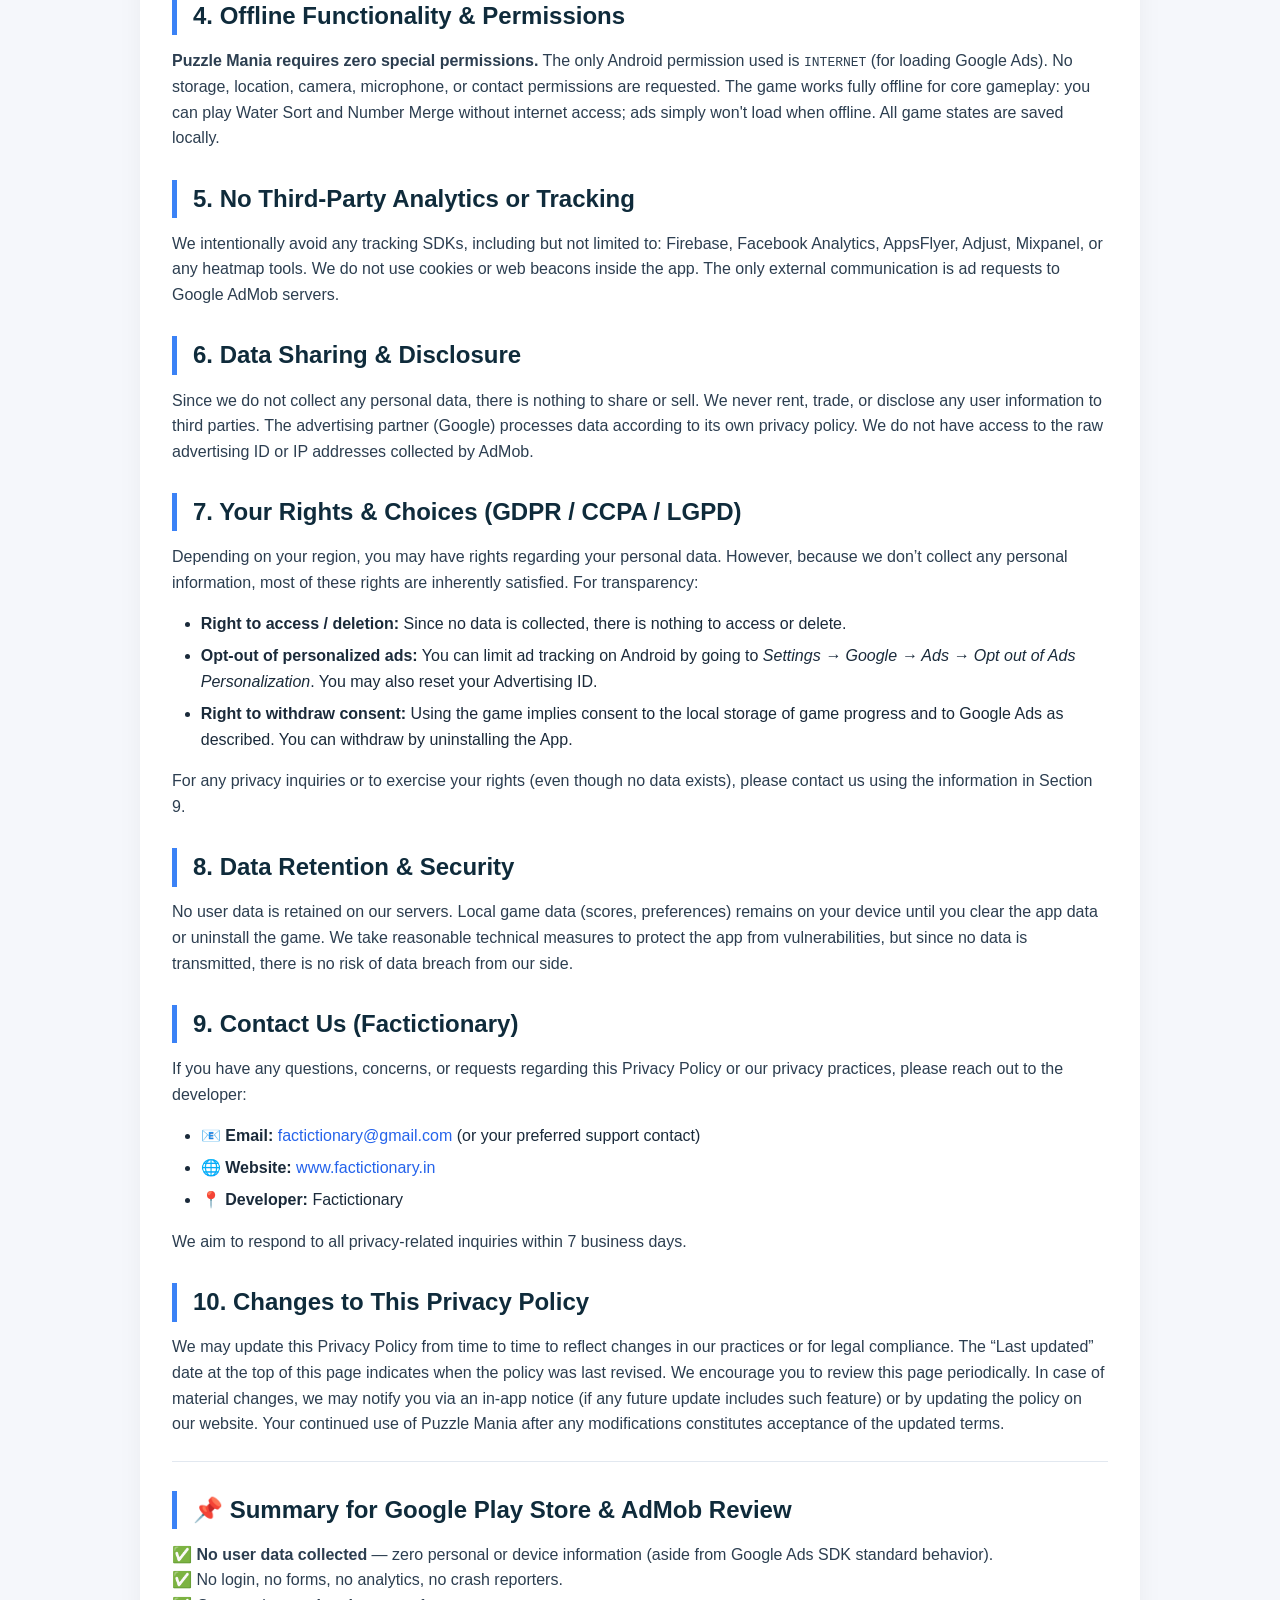
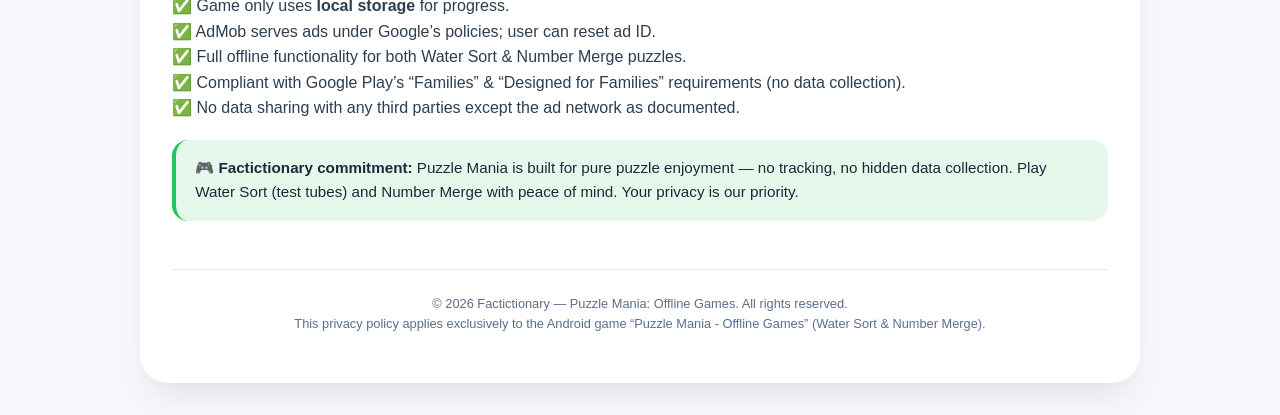
<file: privacy-policy.html>
<!DOCTYPE html>
<html lang="en">
<head>
    <meta charset="UTF-8">
    <meta name="viewport" content="width=device-width, initial-scale=1.0, user-scalable=yes">
    <title>Privacy Policy | Puzzle Mania - Offline Games | Factictionary</title>
    <style>
        * {
            margin: 0;
            padding: 0;
            box-sizing: border-box;
        }

        body {
            background: #f5f7fb;
            font-family: 'Segoe UI', Roboto, 'Helvetica Neue', sans-serif;
            line-height: 1.6;
            color: #1a2a3a;
            padding: 2rem 1rem;
        }

        .container {
            max-width: 1000px;
            margin: 0 auto;
            background: white;
            border-radius: 28px;
            box-shadow: 0 20px 35px -12px rgba(0,0,0,0.1);
            overflow: hidden;
            padding: 2rem 2rem 3rem;
        }

        @media (max-width: 640px) {
            .container {
                padding: 1.5rem;
            }
        }

        h1 {
            font-size: 1.9rem;
            font-weight: 700;
            background: linear-gradient(135deg, #1E2B3C, #2c3e4e);
            -webkit-background-clip: text;
            background-clip: text;
            color: transparent;
            margin-bottom: 0.5rem;
            letter-spacing: -0.3px;
        }

        .last-updated {
            color: #5f7f9e;
            border-bottom: 1px solid #e2e8f0;
            padding-bottom: 0.75rem;
            margin-bottom: 1.8rem;
            font-size: 0.85rem;
            display: flex;
            justify-content: space-between;
            flex-wrap: wrap;
            gap: 0.5rem;
        }

        h2 {
            font-size: 1.5rem;
            font-weight: 600;
            margin: 1.8rem 0 0.8rem 0;
            color: #0f2b3b;
            border-left: 5px solid #3b82f6;
            padding-left: 1rem;
        }

        h3 {
            font-size: 1.25rem;
            font-weight: 600;
            margin: 1.4rem 0 0.5rem 0;
            color: #1e3a5f;
        }

        p {
            margin-bottom: 1rem;
            color: #2c3e50;
        }

        ul, ol {
            margin: 0.75rem 0 1rem 1.8rem;
        }

        li {
            margin: 0.4rem 0;
        }

        .badge {
            background: #eef2ff;
            color: #1e40af;
            border-radius: 40px;
            padding: 0.2rem 0.8rem;
            font-size: 0.75rem;
            font-weight: 500;
            display: inline-block;
        }

        .highlight {
            background: #fef9e3;
            border-left: 4px solid #facc15;
            padding: 1rem 1.2rem;
            border-radius: 16px;
            margin: 1.2rem 0;
            font-size: 0.95rem;
        }

        .ads-note {
            background: #f1f5f9;
            border-radius: 20px;
            padding: 1.2rem 1.5rem;
            margin: 1.5rem 0;
            border: 1px solid #e2edf7;
        }

        footer {
            margin-top: 3rem;
            padding-top: 1.5rem;
            text-align: center;
            border-top: 1px solid #e4e9f0;
            font-size: 0.8rem;
            color: #5b6e8c;
        }

        a {
            color: #2563eb;
            text-decoration: none;
            font-weight: 500;
        }

        a:hover {
            text-decoration: underline;
        }

        .game-name {
            font-weight: 700;
            background: #f0f9ff;
            padding: 0.1rem 0.3rem;
            border-radius: 12px;
            display: inline-block;
        }

        hr {
            margin: 1.5rem 0;
            border: 0;
            height: 1px;
            background: #e2e8f0;
        }
    </style>
</head>
<body>
<div class="container">
    <h1>📱 Privacy Policy</h1>
    <div class="last-updated">
        <span><strong>Puzzle Mania - Offline Games</strong> by Factictionary</span>
        <span class="badge">📅 Last updated: April 13, 2026</span>
    </div>

    <p>
        Welcome to <strong>“Puzzle Mania - Offline Games”</strong> (the “App”), developed and published by 
        <strong>Factictionary</strong> (“we”, “our”, or “us”). This Privacy Policy explains how we handle your 
        information when you use our Android game, which includes <strong>Water Sort (test tubes puzzle)</strong> 
        and <strong>Number Merge (2048-style logic)</strong>. We value your privacy above all. 
    </p>

    <div class="highlight">
        ⚡ <strong>Key privacy commitment:</strong> Puzzle Mania does NOT collect, store, or share any personal data.
        There is <strong>no sign-in, no registration, no analytics SDKs, no crash reporting tools</strong> that record 
        personal identifiers, and <strong>zero data collection</strong> from your device. The App works entirely offline 
        (except for Google Ads which may request basic non-personal identifiers for ad serving). 
    </div>

    <h2>1. No Data Collection — Truly Private</h2>
    <p>
        Unlike most mobile games, <strong class="game-name">Puzzle Mania - Offline Games</strong> is built with privacy-first 
        principles using Flutter. We do not:
    </p>
    <ul>
        <li>❌ Request or collect your name, email address, phone number, or any personally identifiable information (PII).</li>
        <li>❌ Require account creation, login, or social media integration.</li>
        <li>❌ Access your device's contacts, gallery, microphone, camera, or precise location.</li>
        <li>❌ Store any user data on external servers or cloud databases (no backend servers).</li>
        <li>❌ Use analytics tools like Firebase Analytics, Google Analytics, or third-party tracking for user behavior.</li>
        <li>❌ Implement crash reporting that could capture IP addresses or device IDs (no Crashlytics or Sentry).</li>
    </ul>
    <p>
        All game progress (such as level completion, scores, or preferences) is stored <strong>locally on your device</strong> 
        using standard Flutter shared preferences. This data never leaves your phone and is completely under your control. 
        Uninstalling the app removes all local data.
    </p>

    <h2>2. Google AdMob (Only Third-Party Service)</h2>
    <p>
        Our free game is supported by <strong>Google AdMob</strong> advertisements. While the App itself does not collect 
        any data, Google AdMob may collect certain information to serve contextual or interest-based ads. AdMob is a 
        third-party advertising platform operated by Google LLC.
    </p>

    <div class="ads-note">
        <strong>📢 What Google AdMob may collect (subject to Google's policies):</strong><br>
        • Ad identifier (Android Advertising ID) – used for ad frequency capping, fraud prevention, and to deliver relevant ads.<br>
        • IP address – approximate general location (country/city level) to comply with regional ad laws and serve localized ads.<br>
        • Device information – such as device model, OS version, screen size, and language settings.<br>
        • Ad interaction data – e.g., whether an ad was clicked or viewed, to measure campaign performance.<br><br>
        <strong>Important:</strong> You can reset or limit ad tracking via your Android device settings 
        (Settings → Privacy → Ads → “Delete advertising ID” or “Opt out of Ads Personalization”). We do not combine any 
        AdMob data with other information, as we collect nothing ourselves.
    </div>

    <p>
        Google AdMob operates under Google’s <a href="https://policies.google.com/privacy" target="_blank" rel="noopener noreferrer">Google Privacy Policy</a> 
        and <a href="https://support.google.com/admob/answer/6128543" target="_blank" rel="noopener noreferrer">AdMob Policies</a>. 
        By playing Puzzle Mania, you acknowledge that Google may process your advertising ID and IP address as described. 
        Because our game is offline, ads are only requested when an active internet connection is available (Wi-Fi or mobile data).
    </p>

    <h2>3. Children’s Privacy (COPPA & GDPR-K Compliance)</h2>
    <p>
        Puzzle Mania is designed for general audiences and does not knowingly collect personal information from children 
        under the age of 13 (or under 16 in certain jurisdictions like the EEA). We do not target children with behavioral 
        advertising. The App does not include any features that ask for age, birth date, or any parental contact details.
    </p>
    <p>
        If you are a parent or guardian and believe your child has provided us with personal information (which is impossible 
        given our no-collection design), please contact us at the email below. However, because we have no backend or data 
        storage, there is no personal data to delete.
    </p>

    <h2>4. Offline Functionality & Permissions</h2>
    <p>
        <strong>Puzzle Mania requires zero special permissions.</strong> The only Android permission used is 
        <code>INTERNET</code> (for loading Google Ads). No storage, location, camera, microphone, or contact permissions 
        are requested. The game works fully offline for core gameplay: you can play Water Sort and Number Merge without 
        internet access; ads simply won't load when offline. All game states are saved locally.
    </p>

    <h2>5. No Third-Party Analytics or Tracking</h2>
    <p>
        We intentionally avoid any tracking SDKs, including but not limited to: Firebase, Facebook Analytics, AppsFlyer, 
        Adjust, Mixpanel, or any heatmap tools. We do not use cookies or web beacons inside the app. The only external 
        communication is ad requests to Google AdMob servers.
    </p>

    <h2>6. Data Sharing & Disclosure</h2>
    <p>
        Since we do not collect any personal data, there is nothing to share or sell. We never rent, trade, or disclose 
        any user information to third parties. The advertising partner (Google) processes data according to its own 
        privacy policy. We do not have access to the raw advertising ID or IP addresses collected by AdMob.
    </p>

    <h2>7. Your Rights & Choices (GDPR / CCPA / LGPD)</h2>
    <p>
        Depending on your region, you may have rights regarding your personal data. However, because we don’t collect 
        any personal information, most of these rights are inherently satisfied. For transparency:
    </p>
    <ul>
        <li><strong>Right to access / deletion:</strong> Since no data is collected, there is nothing to access or delete.</li>
        <li><strong>Opt-out of personalized ads:</strong> You can limit ad tracking on Android by going to 
            <em>Settings → Google → Ads → Opt out of Ads Personalization</em>. You may also reset your Advertising ID.</li>
        <li><strong>Right to withdraw consent:</strong> Using the game implies consent to the local storage of game progress 
            and to Google Ads as described. You can withdraw by uninstalling the App.</li>
    </ul>
    <p>
        For any privacy inquiries or to exercise your rights (even though no data exists), please contact us using the 
        information in Section 9.
    </p>

    <h2>8. Data Retention & Security</h2>
    <p>
        No user data is retained on our servers. Local game data (scores, preferences) remains on your device until 
        you clear the app data or uninstall the game. We take reasonable technical measures to protect the app from 
        vulnerabilities, but since no data is transmitted, there is no risk of data breach from our side.
    </p>

    <h2>9. Contact Us (Factictionary)</h2>
    <p>
        If you have any questions, concerns, or requests regarding this Privacy Policy or our privacy practices, 
        please reach out to the developer:
    </p>
    <ul>
        <li>📧 <strong>Email:</strong> <a href="mailto:factictionary2GMAIL.COM">factictionary@gmail.com</a> (or your preferred support contact)</li>
        <li>🌐 <strong>Website:</strong> <a href="https://www.factictionary.in" target="_blank" rel="noopener noreferrer">www.factictionary.in</a></li>
        <li>📍 <strong>Developer:</strong> Factictionary</li>
    </ul>
    <p>
        We aim to respond to all privacy-related inquiries within 7 business days.
    </p>

    <h2>10. Changes to This Privacy Policy</h2>
    <p>
        We may update this Privacy Policy from time to time to reflect changes in our practices or for legal compliance. 
        The “Last updated” date at the top of this page indicates when the policy was last revised. We encourage you 
        to review this page periodically. In case of material changes, we may notify you via an in-app notice (if any 
        future update includes such feature) or by updating the policy on our website. Your continued use of 
        Puzzle Mania after any modifications constitutes acceptance of the updated terms.
    </p>

    <hr>

    <h2>📌 Summary for Google Play Store & AdMob Review</h2>
    <p>
        ✅ <strong>No user data collected</strong> — zero personal or device information (aside from Google Ads SDK standard behavior).<br>
        ✅ No login, no forms, no analytics, no crash reporters.<br>
        ✅ Game only uses <strong>local storage</strong> for progress.<br>
        ✅ AdMob serves ads under Google’s policies; user can reset ad ID.<br>
        ✅ Full offline functionality for both Water Sort & Number Merge puzzles.<br>
        ✅ Compliant with Google Play’s “Families” & “Designed for Families” requirements (no data collection).<br>
        ✅ No data sharing with any third parties except the ad network as documented.
    </p>

    <div class="highlight" style="background: #e6f7ec; border-left-color: #22c55e;">
        🎮 <strong>Factictionary commitment:</strong> Puzzle Mania is built for pure puzzle enjoyment — no tracking, no hidden 
        data collection. Play Water Sort (test tubes) and Number Merge with peace of mind. Your privacy is our priority.
    </div>

    <footer>
        © 2026 Factictionary — Puzzle Mania: Offline Games. All rights reserved.<br>
        This privacy policy applies exclusively to the Android game “Puzzle Mania - Offline Games” (Water Sort & Number Merge).
    </footer>
</div>
</body>
</html>
</file>
<file: styles.css>
/* =========================================
   Puzzle Mania Landing — Stylesheet
   Author: MiniMax Agent
   ========================================= */

* {
    margin: 0;
    padding: 0;
    box-sizing: border-box;
}

:root {
    /* Brand */
    --grad-1: #06B6D4;
    --grad-2: #3B82F6;
    --grad-3: #8B5CF6;

    /* Liquid colors (Water Sort) */
    --liq-pink: #EC4899;
    --liq-yellow: #F59E0B;
    --liq-blue: #3B82F6;
    --liq-green: #10B981;
    --liq-purple: #8B5CF6;
    --liq-red: #EF4444;
    --liq-cyan: #06B6D4;
    --liq-orange: #F97316;

    /* Tile colors (Number Merge) */
    --t-2: #FEE2E2;
    --t-4: #FECACA;
    --t-8: #FCA5A5;
    --t-16: #FB923C;
    --t-32: #F59E0B;
    --t-64: #F472B6;
    --t-128: #EC4899;
    --t-256: #A855F7;

    /* Surfaces */
    --bg: #FFFFFF;
    --bg-soft: #F0F9FF;
    --surface: #FFFFFF;
    --surface-2: #E0F2FE;

    /* Text */
    --text: #0F172A;
    --text-soft: #475569;
    --text-muted: #94A3B8;

    /* Borders */
    --border: #E2E8F0;
    --border-strong: #CBD5E1;

    /* Shadows */
    --shadow-sm: 0 2px 6px rgba(6, 182, 212, 0.06);
    --shadow-md: 0 10px 30px rgba(6, 182, 212, 0.10);
    --shadow-lg: 0 30px 60px rgba(59, 130, 246, 0.18);
    --shadow-glow: 0 12px 40px rgba(139, 92, 246, 0.30);

    /* Radius */
    --r-sm: 8px;
    --r-md: 14px;
    --r-lg: 22px;
    --r-xl: 32px;

    /* Layout */
    --container: 1200px;
}

html {
    scroll-behavior: smooth;
    -webkit-text-size-adjust: 100%;
}

body {
    font-family: 'Inter', -apple-system, BlinkMacSystemFont, 'Segoe UI', Roboto, sans-serif;
    color: var(--text);
    background: var(--bg);
    line-height: 1.65;
    font-size: 16px;
    -webkit-font-smoothing: antialiased;
    -moz-osx-font-smoothing: grayscale;
    overflow-x: hidden;
}

a { color: inherit; text-decoration: none; }
img { max-width: 100%; display: block; }
button { font-family: inherit; cursor: pointer; border: none; background: none; }

.container {
    max-width: var(--container);
    margin: 0 auto;
    padding: 0 24px;
    width: 100%;
}

/* ============== TEXT GRADIENTS ============== */
.text-gradient {
    background: linear-gradient(120deg, var(--grad-1), var(--grad-2) 60%, var(--grad-3));
    -webkit-background-clip: text;
    -webkit-text-fill-color: transparent;
    background-clip: text;
    color: transparent;
}
.text-gradient-2 {
    background: linear-gradient(120deg, var(--liq-orange), var(--liq-pink));
    -webkit-background-clip: text;
    -webkit-text-fill-color: transparent;
    background-clip: text;
    color: transparent;
}

/* ============== NAVIGATION ============== */
.navbar {
    position: fixed;
    top: 0; left: 0; right: 0;
    z-index: 1000;
    background: rgba(255, 255, 255, 0.85);
    backdrop-filter: blur(18px);
    -webkit-backdrop-filter: blur(18px);
    border-bottom: 1px solid var(--border);
    transition: all 0.3s ease;
}
.navbar.scrolled {
    box-shadow: var(--shadow-sm);
    background: rgba(255, 255, 255, 0.95);
}
.nav-container {
    display: flex;
    align-items: center;
    justify-content: space-between;
    padding: 14px 24px;
    gap: 24px;
}
.nav-brand {
    display: flex;
    align-items: center;
    gap: 10px;
    font-weight: 800;
    font-size: 1.25rem;
    color: var(--text);
    flex-shrink: 0;
}
.brand-logo svg { width: 36px; height: 36px; display: block; }
.brand-text {
    font-family: 'Plus Jakarta Sans', 'Inter', sans-serif;
    letter-spacing: -0.02em;
}
.nav-links {
    display: flex;
    align-items: center;
    gap: 32px;
}
.nav-links a {
    color: var(--text-soft);
    font-weight: 500;
    font-size: 0.95rem;
    transition: color 0.2s;
    position: relative;
}
.nav-links a:hover { color: var(--grad-2); }
.nav-links a:not(.nav-mobile-cta)::after {
    content: '';
    position: absolute;
    bottom: -6px; left: 0;
    width: 0; height: 2px;
    background: linear-gradient(90deg, var(--grad-1), var(--grad-3));
    transition: width 0.25s ease;
}
.nav-links a:not(.nav-mobile-cta):hover::after { width: 100%; }

.nav-mobile-cta {
    display: none;
    align-items: center;
    gap: 8px;
    padding: 10px 18px;
    background: linear-gradient(135deg, var(--grad-2), var(--grad-3));
    color: white !important;
    border-radius: 100px;
    font-weight: 600;
    box-shadow: var(--shadow-glow);
}
.nav-mobile-cta::after { display: none !important; }

.nav-cta {
    display: inline-flex;
    align-items: center;
    gap: 8px;
}

.nav-toggle {
    display: none;
    flex-direction: column;
    justify-content: center;
    gap: 5px;
    width: 40px; height: 40px;
    padding: 0;
    border-radius: var(--r-sm);
    background: transparent;
}
.nav-toggle span {
    display: block;
    width: 22px; height: 2px;
    background: var(--text);
    border-radius: 2px;
    transition: all 0.3s ease;
    margin: 0 auto;
}
.nav-toggle.active span:nth-child(1) { transform: translateY(7px) rotate(45deg); }
.nav-toggle.active span:nth-child(2) { opacity: 0; }
.nav-toggle.active span:nth-child(3) { transform: translateY(-7px) rotate(-45deg); }

.nav-overlay {
    position: fixed;
    inset: 0;
    background: rgba(15, 23, 42, 0.55);
    backdrop-filter: blur(2px);
    -webkit-backdrop-filter: blur(2px);
    opacity: 0;
    pointer-events: none;
    transition: opacity 0.3s ease;
    z-index: 998;
}
.nav-overlay.active {
    opacity: 1;
    pointer-events: auto;
}

/* ============== BUTTONS ============== */
.btn {
    display: inline-flex;
    align-items: center;
    justify-content: center;
    gap: 8px;
    padding: 12px 22px;
    border-radius: 100px;
    font-weight: 600;
    font-size: 0.95rem;
    transition: all 0.25s ease;
    cursor: pointer;
    white-space: nowrap;
}
.btn-primary {
    background: linear-gradient(135deg, var(--grad-2), var(--grad-3));
    color: white;
    box-shadow: var(--shadow-glow);
}
.btn-primary:hover {
    transform: translateY(-2px);
    box-shadow: 0 16px 50px rgba(139, 92, 246, 0.40);
}
.btn-secondary {
    background: white;
    color: var(--text);
    border: 1.5px solid var(--border-strong);
}
.btn-secondary:hover {
    border-color: var(--grad-2);
    color: var(--grad-2);
    transform: translateY(-2px);
}
.btn-ghost {
    background: transparent;
    color: white;
    border: 1.5px solid rgba(255,255,255,0.4);
}
.btn-ghost:hover {
    background: rgba(255,255,255,0.12);
    border-color: white;
}
.btn-lg { padding: 14px 26px; font-size: 1rem; }
.btn-xl { padding: 16px 32px; font-size: 1.05rem; }

/* ============== HERO ============== */
.hero {
    position: relative;
    padding: 140px 0 80px;
    overflow: hidden;
    background: linear-gradient(180deg, #F0F9FF 0%, #FFFFFF 100%);
}
.hero-bg {
    position: absolute;
    inset: 0;
    z-index: 0;
    pointer-events: none;
    overflow: hidden;
}
.blob {
    position: absolute;
    border-radius: 50%;
    filter: blur(80px);
    opacity: 0.55;
}
.blob-1 {
    width: 500px; height: 500px;
    background: radial-gradient(circle, #A5F3FC 0%, transparent 70%);
    top: -150px; left: -150px;
}
.blob-2 {
    width: 400px; height: 400px;
    background: radial-gradient(circle, #C4B5FD 0%, transparent 70%);
    top: 100px; right: -100px;
}
.blob-3 {
    width: 350px; height: 350px;
    background: radial-gradient(circle, #FED7AA 0%, transparent 70%);
    bottom: -100px; left: 30%;
}
.grid-overlay {
    position: absolute;
    inset: 0;
    background-image:
        linear-gradient(rgba(6, 182, 212, 0.04) 1px, transparent 1px),
        linear-gradient(90deg, rgba(6, 182, 212, 0.04) 1px, transparent 1px);
    background-size: 50px 50px;
    mask-image: radial-gradient(ellipse at center, black 30%, transparent 70%);
    -webkit-mask-image: radial-gradient(ellipse at center, black 30%, transparent 70%);
}

.hero-container {
    position: relative;
    z-index: 1;
    display: grid;
    grid-template-columns: 1.1fr 0.9fr;
    gap: 60px;
    align-items: center;
}

.hero-badge {
    display: inline-flex;
    align-items: center;
    gap: 8px;
    padding: 8px 16px;
    background: white;
    border: 1px solid var(--border);
    border-radius: 100px;
    font-size: 0.85rem;
    font-weight: 500;
    color: var(--text-soft);
    margin-bottom: 24px;
    box-shadow: var(--shadow-sm);
}
.pulse-dot {
    width: 8px; height: 8px;
    background: var(--liq-pink);
    border-radius: 50%;
    box-shadow: 0 0 0 0 rgba(236, 72, 153, 0.5);
    animation: pulse 1.8s infinite;
}
@keyframes pulse {
    0% { box-shadow: 0 0 0 0 rgba(236, 72, 153, 0.5); }
    70% { box-shadow: 0 0 0 10px rgba(236, 72, 153, 0); }
    100% { box-shadow: 0 0 0 0 rgba(236, 72, 153, 0); }
}

.hero-title {
    font-family: 'Plus Jakarta Sans', 'Inter', sans-serif;
    font-size: clamp(2.2rem, 5vw, 4rem);
    font-weight: 800;
    line-height: 1.05;
    letter-spacing: -0.03em;
    margin-bottom: 22px;
}
.hero-subtitle {
    font-size: 1.125rem;
    color: var(--text-soft);
    line-height: 1.7;
    margin-bottom: 32px;
    max-width: 560px;
}
.hero-subtitle strong {
    color: var(--text);
    font-weight: 700;
}
.hero-actions {
    display: flex;
    gap: 14px;
    margin-bottom: 40px;
    flex-wrap: wrap;
}
.hero-trust {
    display: flex;
    gap: 28px;
    flex-wrap: wrap;
    color: var(--text-muted);
    font-size: 0.9rem;
}
.trust-item {
    display: flex;
    align-items: center;
    gap: 8px;
}
.trust-item svg { color: var(--grad-2); flex-shrink: 0; }

/* ============== PHONE MOCKUP ============== */
.hero-visual {
    position: relative;
    display: flex;
    justify-content: center;
    align-items: center;
}
.phone-mockup {
    position: relative;
    width: 300px;
}
.phone-frame {
    position: relative;
    width: 300px;
    height: 600px;
    background: linear-gradient(135deg, #0F172A 0%, #1E293B 100%);
    border-radius: 44px;
    padding: 14px;
    box-shadow:
        0 50px 100px -20px rgba(59, 130, 246, 0.40),
        0 30px 60px -30px rgba(139, 92, 246, 0.30),
        inset 0 0 0 2px rgba(255,255,255,0.1);
    transform: rotate(-3deg);
}
.phone-notch {
    position: absolute;
    top: 14px; left: 50%;
    transform: translateX(-50%);
    width: 110px; height: 26px;
    background: #020617;
    border-radius: 0 0 16px 16px;
    z-index: 2;
}
.phone-screen {
    width: 100%;
    height: 100%;
    background: linear-gradient(180deg, #F0F9FF 0%, #FFFFFF 100%);
    border-radius: 32px;
    overflow: hidden;
    padding: 38px 14px 14px;
    display: flex;
    flex-direction: column;
}
.app-header-bar {
    display: flex;
    justify-content: space-between;
    align-items: center;
    padding: 8px 12px;
    margin-bottom: 12px;
}
.app-bar-title {
    font-weight: 800;
    font-size: 0.9rem;
    background: linear-gradient(90deg, var(--grad-2), var(--grad-3));
    -webkit-background-clip: text;
    -webkit-text-fill-color: transparent;
    background-clip: text;
}
.app-bar-icon {
    width: 26px; height: 26px;
    background: linear-gradient(135deg, var(--grad-2), var(--grad-3));
    color: white;
    border-radius: 50%;
    display: flex;
    align-items: center;
    justify-content: center;
    font-weight: 700;
    font-size: 0.8rem;
}
.game-tabs {
    display: grid;
    grid-template-columns: 1fr 1fr;
    gap: 6px;
    margin-bottom: 12px;
}
.game-tab {
    padding: 8px 6px;
    background: white;
    border: 1.5px solid var(--border);
    border-radius: 10px;
    text-align: center;
    display: flex;
    flex-direction: column;
    align-items: center;
    gap: 4px;
}
.tab-active {
    background: linear-gradient(135deg, #ECFEFF, #FFFFFF);
    border-color: var(--grad-1);
    box-shadow: var(--shadow-sm);
}
.tab-emoji {
    font-size: 1.1rem;
}
.tab-text {
    font-size: 0.7rem;
    font-weight: 700;
    color: var(--text);
}
.tab-active .tab-text { color: var(--grad-2); }
.game-preview {
    flex: 1;
    display: flex;
    align-items: flex-end;
    justify-content: center;
    gap: 8px;
    padding: 12px 6px;
    background: linear-gradient(180deg, rgba(6, 182, 212, 0.05), transparent);
    border-radius: 12px;
}
.tube {
    width: 38px;
    height: 180px;
    background: rgba(255,255,255,0.5);
    border: 2px solid var(--border-strong);
    border-top: 2px solid var(--border);
    border-radius: 0 0 18px 18px;
    overflow: hidden;
    display: flex;
    flex-direction: column-reverse;
    position: relative;
}
.tube-active {
    border-color: var(--grad-2);
    box-shadow: 0 0 0 3px rgba(59, 130, 246, 0.2);
}
.liquid {
    width: 100%;
    border-radius: 0;
    transition: height 0.3s ease;
}
.liq-pink { background: linear-gradient(180deg, #F9A8D4, #EC4899); }
.liq-yellow { background: linear-gradient(180deg, #FDE68A, #F59E0B); }
.liq-blue { background: linear-gradient(180deg, #93C5FD, #3B82F6); }
.liq-green { background: linear-gradient(180deg, #6EE7B7, #10B981); }
.level-bar {
    display: flex;
    justify-content: space-between;
    align-items: center;
    padding: 8px 12px;
    background: white;
    border: 1px solid var(--border);
    border-radius: 10px;
    margin-top: 12px;
}
.level-info {
    font-size: 0.7rem;
    font-weight: 800;
    letter-spacing: 0.1em;
    color: var(--grad-2);
}
.level-actions {
    display: flex;
    gap: 6px;
}
.ico-btn {
    width: 28px; height: 28px;
    border-radius: 50%;
    background: var(--surface-2);
    font-size: 0.85rem;
    display: flex;
    align-items: center;
    justify-content: center;
}

.floating-badge {
    position: absolute;
    display: flex;
    align-items: center;
    gap: 8px;
    padding: 10px 16px;
    background: white;
    border-radius: 100px;
    box-shadow: var(--shadow-md);
    font-weight: 600;
    font-size: 0.85rem;
    color: var(--text);
}
.badge-1 {
    top: 60px; left: -30px;
    animation: float 4s ease-in-out infinite;
}
.badge-2 {
    bottom: 60px; right: -10px;
    animation: float 4s ease-in-out infinite reverse;
    animation-delay: 1s;
}
.badge-emoji { font-size: 1.1rem; }
@keyframes float {
    0%, 100% { transform: translateY(0); }
    50% { transform: translateY(-10px); }
}

/* ============== LOGOS SECTION ============== */
.logos-section {
    padding: 50px 0;
    background: white;
    border-top: 1px solid var(--border);
    border-bottom: 1px solid var(--border);
}
.logos-label {
    text-align: center;
    color: var(--text-muted);
    font-size: 0.85rem;
    text-transform: uppercase;
    letter-spacing: 0.15em;
    margin-bottom: 22px;
    font-weight: 600;
}
.logos-strip {
    display: flex;
    align-items: center;
    justify-content: center;
    flex-wrap: wrap;
    gap: 28px;
    color: var(--text-soft);
    font-weight: 700;
    font-size: 1.05rem;
}
.logo-item {
    opacity: 0.7;
    transition: opacity 0.25s, color 0.25s;
}
.logo-item:hover { opacity: 1; color: var(--grad-2); }
.logo-divider {
    width: 4px; height: 4px;
    border-radius: 50%;
    background: var(--border-strong);
}

/* ============== SECTION COMMON ============== */
section {
    padding: 100px 0;
}
.section-header {
    text-align: center;
    max-width: 760px;
    margin: 0 auto 60px;
}
.section-eyebrow {
    display: inline-block;
    color: var(--grad-2);
    font-weight: 700;
    font-size: 0.85rem;
    text-transform: uppercase;
    letter-spacing: 0.15em;
    margin-bottom: 14px;
    padding: 6px 14px;
    background: var(--surface-2);
    border-radius: 100px;
}
.section-title {
    font-family: 'Plus Jakarta Sans', 'Inter', sans-serif;
    font-size: clamp(1.8rem, 4vw, 2.8rem);
    font-weight: 800;
    line-height: 1.15;
    letter-spacing: -0.02em;
    margin-bottom: 18px;
}
.section-subtitle {
    font-size: 1.1rem;
    color: var(--text-soft);
    line-height: 1.6;
}

/* ============== GAMES SECTION ============== */
.games {
    background: linear-gradient(180deg, #F0F9FF 0%, #FFFFFF 100%);
}
.games-grid {
    display: grid;
    grid-template-columns: 1fr 1fr;
    gap: 28px;
}
.game-card {
    background: white;
    border: 1px solid var(--border);
    border-radius: var(--r-xl);
    padding: 36px;
    transition: all 0.3s ease;
    position: relative;
    overflow: hidden;
}
.game-card::before {
    content: '';
    position: absolute;
    inset: 0;
    background: linear-gradient(135deg, transparent, var(--surface-2));
    opacity: 0;
    transition: opacity 0.3s;
    pointer-events: none;
}
.game-card:hover {
    transform: translateY(-4px);
    box-shadow: var(--shadow-lg);
}
.game-card:hover::before { opacity: 1; }
.game-visual {
    background: linear-gradient(135deg, #F0F9FF, #FFFFFF);
    border: 1px solid var(--border);
    border-radius: var(--r-lg);
    padding: 24px;
    margin-bottom: 28px;
    display: flex;
    align-items: center;
    justify-content: center;
    min-height: 220px;
}
.visual-tubes {
    display: flex;
    align-items: flex-end;
    gap: 10px;
}
.vtube {
    width: 38px;
    height: 180px;
    background: rgba(255,255,255,0.6);
    border: 2px solid var(--border-strong);
    border-top: 2px solid var(--border);
    border-radius: 0 0 16px 16px;
    overflow: hidden;
    display: flex;
    flex-direction: column-reverse;
}
.vtube-empty {
    background: transparent;
    border-style: dashed;
    opacity: 0.4;
}
.vliq {
    width: 100%;
}

.merge-board {
    display: grid;
    grid-template-columns: repeat(4, 1fr);
    gap: 6px;
    width: 180px;
}
.tile {
    aspect-ratio: 1;
    border-radius: 8px;
    display: flex;
    align-items: center;
    justify-content: center;
    font-weight: 800;
    font-size: 1rem;
    color: white;
    font-family: 'Plus Jakarta Sans', 'Inter', sans-serif;
    box-shadow: 0 2px 6px rgba(0,0,0,0.1);
}
.tile-empty { background: rgba(0,0,0,0.05); box-shadow: none; }
.tile-2 { background: linear-gradient(135deg, #FECACA, #F87171); color: #7F1D1D; }
.tile-4 { background: linear-gradient(135deg, #FED7AA, #FB923C); color: #7C2D12; }
.tile-8 { background: linear-gradient(135deg, #FDE68A, #F59E0B); color: #78350F; }
.tile-16 { background: linear-gradient(135deg, #FCD34D, #EAB308); color: #713F12; }
.tile-32 { background: linear-gradient(135deg, #A7F3D0, #10B981); color: #064E3B; }
.tile-64 { background: linear-gradient(135deg, #67E8F9, #06B6D4); color: #164E63; }

.game-info { position: relative; z-index: 1; }
.game-emoji {
    font-size: 2rem;
    margin-bottom: 12px;
}
.game-tag {
    display: inline-block;
    font-size: 0.75rem;
    font-weight: 800;
    letter-spacing: 0.15em;
    color: var(--grad-1);
    margin-bottom: 8px;
    padding: 4px 10px;
    background: rgba(6, 182, 212, 0.1);
    border-radius: 100px;
}
.game-tag-2 {
    color: var(--liq-orange);
    background: rgba(249, 115, 22, 0.1);
}
.game-info h3 {
    font-family: 'Plus Jakarta Sans', 'Inter', sans-serif;
    font-size: 1.6rem;
    font-weight: 800;
    margin-bottom: 8px;
    letter-spacing: -0.02em;
}
.game-desc {
    color: var(--text-soft);
    margin-bottom: 18px;
    line-height: 1.6;
}
.game-features {
    list-style: none;
    display: grid;
    grid-template-columns: 1fr 1fr;
    gap: 10px;
}
.game-features li {
    display: flex;
    align-items: center;
    gap: 8px;
    color: var(--text);
    font-weight: 500;
    font-size: 0.9rem;
}
.game-features svg {
    color: var(--grad-2);
    flex-shrink: 0;
    width: 18px;
    height: 18px;
}

/* ============== FEATURES ============== */
.features { background: white; }
.features-grid {
    display: grid;
    grid-template-columns: repeat(3, 1fr);
    gap: 24px;
}
.feature-card {
    padding: 36px 28px;
    background: white;
    border: 1px solid var(--border);
    border-radius: var(--r-lg);
    transition: all 0.3s ease;
    position: relative;
    overflow: hidden;
}
.feature-card::before {
    content: '';
    position: absolute;
    inset: 0;
    background: linear-gradient(135deg, transparent, var(--surface-2));
    opacity: 0;
    transition: opacity 0.3s;
}
.feature-card:hover {
    transform: translateY(-6px);
    box-shadow: var(--shadow-md);
    border-color: var(--border-strong);
}
.feature-card:hover::before { opacity: 1; }
.feature-icon {
    width: 56px; height: 56px;
    border-radius: 14px;
    display: flex;
    align-items: center;
    justify-content: center;
    color: white;
    margin-bottom: 22px;
    position: relative;
    z-index: 1;
}
.feature-icon svg { width: 26px; height: 26px; }
.icon-grad-1 { background: linear-gradient(135deg, #06B6D4, #0891B2); }
.icon-grad-2 { background: linear-gradient(135deg, #3B82F6, #2563EB); }
.icon-grad-3 { background: linear-gradient(135deg, #8B5CF6, #7C3AED); }
.icon-grad-4 { background: linear-gradient(135deg, #EC4899, #DB2777); }
.icon-grad-5 { background: linear-gradient(135deg, #F59E0B, #D97706); }
.icon-grad-6 { background: linear-gradient(135deg, #10B981, #059669); }
.feature-card h3 {
    font-size: 1.2rem;
    font-weight: 700;
    margin-bottom: 10px;
    position: relative;
    z-index: 1;
}
.feature-card p {
    color: var(--text-soft);
    line-height: 1.6;
    position: relative;
    z-index: 1;
}

/* ============== HOW IT WORKS ============== */
.how-it-works { background: white; }
.how-grid {
    display: grid;
    grid-template-columns: 1fr 1fr;
    gap: 28px;
}
.how-card {
    padding: 36px;
    background: linear-gradient(135deg, var(--surface-2), white);
    border: 1px solid var(--border);
    border-radius: var(--r-xl);
    transition: all 0.3s ease;
}
.how-water { border-top: 4px solid var(--grad-1); }
.how-number { border-top: 4px solid var(--liq-orange); }
.how-card:hover {
    transform: translateY(-4px);
    box-shadow: var(--shadow-md);
}
.how-header {
    display: flex;
    align-items: center;
    gap: 16px;
    margin-bottom: 28px;
    padding-bottom: 22px;
    border-bottom: 1px solid var(--border);
}
.how-emoji {
    font-size: 2.4rem;
}
.how-header h3 {
    font-family: 'Plus Jakarta Sans', 'Inter', sans-serif;
    font-size: 1.6rem;
    font-weight: 800;
    letter-spacing: -0.02em;
}
.how-steps {
    display: flex;
    flex-direction: column;
    gap: 18px;
}
.how-step {
    display: flex;
    gap: 16px;
    align-items: flex-start;
}
.step-num {
    flex-shrink: 0;
    width: 36px; height: 36px;
    background: white;
    border: 2px solid var(--border);
    border-radius: 50%;
    display: flex;
    align-items: center;
    justify-content: center;
    font-weight: 800;
    font-size: 0.95rem;
    color: var(--text);
}
.how-water .step-num { color: var(--grad-1); border-color: var(--grad-1); }
.how-number .step-num { color: var(--liq-orange); border-color: var(--liq-orange); }
.how-step strong {
    display: block;
    color: var(--text);
    font-size: 1rem;
    margin-bottom: 4px;
}
.how-step p {
    color: var(--text-soft);
    font-size: 0.92rem;
    line-height: 1.5;
}

/* ============== STATS ============== */
.stats {
    background: linear-gradient(135deg, #0F172A 0%, #1E293B 50%, #312E81 100%);
    color: white;
    padding: 80px 0;
    position: relative;
    overflow: hidden;
}
.stats::before {
    content: '';
    position: absolute;
    inset: 0;
    background-image:
        radial-gradient(circle at 20% 50%, rgba(59, 130, 246, 0.3) 0%, transparent 50%),
        radial-gradient(circle at 80% 50%, rgba(139, 92, 246, 0.3) 0%, transparent 50%);
    pointer-events: none;
}
.stats-grid {
    display: grid;
    grid-template-columns: repeat(4, 1fr);
    gap: 20px;
    position: relative;
    z-index: 1;
}
.stat { text-align: center; }
.stat-num {
    font-family: 'Plus Jakarta Sans', 'Inter', sans-serif;
    font-size: clamp(2.5rem, 5vw, 4rem);
    font-weight: 900;
    background: linear-gradient(135deg, #67E8F9, #A78BFA);
    -webkit-background-clip: text;
    -webkit-text-fill-color: transparent;
    background-clip: text;
    line-height: 1;
    margin-bottom: 10px;
    letter-spacing: -0.03em;
}
.stat-label {
    color: rgba(255,255,255,0.85);
    font-size: 0.95rem;
    font-weight: 500;
    text-transform: uppercase;
    letter-spacing: 0.1em;
}

/* ============== USE CASES ============== */
.usecases { background: var(--bg-soft); }
.usecase-grid {
    display: grid;
    grid-template-columns: repeat(3, 1fr);
    gap: 22px;
}
.usecase-card {
    padding: 32px 26px;
    background: white;
    border: 1px solid var(--border);
    border-radius: var(--r-lg);
    transition: all 0.3s ease;
}
.usecase-card:hover {
    transform: translateY(-4px);
    box-shadow: var(--shadow-md);
}
.usecase-emoji {
    font-size: 2.6rem;
    margin-bottom: 18px;
    display: inline-block;
}
.usecase-card h3 {
    font-size: 1.15rem;
    font-weight: 700;
    margin-bottom: 8px;
}
.usecase-card p {
    color: var(--text-soft);
    line-height: 1.6;
    font-size: 0.95rem;
}

/* ============== DIFFICULTY ============== */
.levels-section { background: white; }
.difficulty-track {
    display: flex;
    align-items: center;
    justify-content: center;
    gap: 0;
    margin-bottom: 36px;
    flex-wrap: wrap;
}
.diff-step {
    display: flex;
    flex-direction: column;
    align-items: center;
    gap: 12px;
    z-index: 1;
}
.diff-circle {
    width: 64px; height: 64px;
    background: white;
    border: 3px solid var(--border);
    border-radius: 50%;
    display: flex;
    align-items: center;
    justify-content: center;
    font-weight: 900;
    font-size: 1.5rem;
    color: var(--text);
    transition: all 0.3s;
    font-family: 'Plus Jakarta Sans', 'Inter', sans-serif;
}
.diff-1 .diff-circle { border-color: #10B981; color: #10B981; }
.diff-2 .diff-circle { border-color: #06B6D4; color: #06B6D4; }
.diff-3 .diff-circle { border-color: #3B82F6; color: #3B82F6; }
.diff-4 .diff-circle { border-color: #8B5CF6; color: #8B5CF6; }
.diff-5 .diff-circle {
    background: linear-gradient(135deg, var(--liq-orange), var(--liq-pink));
    color: white;
    border-color: transparent;
    box-shadow: 0 0 30px rgba(236, 72, 153, 0.3);
}
.diff-label {
    font-weight: 700;
    font-size: 0.9rem;
    color: var(--text);
}
.diff-line {
    height: 3px;
    flex: 1;
    min-width: 30px;
    background: linear-gradient(90deg, #10B981, #06B6D4 33%, #3B82F6 50%, #8B5CF6 75%, #EC4899);
    margin: 0 -8px;
    border-radius: 2px;
    align-self: center;
    margin-bottom: 28px;
}
.difficulty-note {
    max-width: 600px;
    margin: 0 auto;
    text-align: center;
    padding: 18px 22px;
    background: var(--bg-soft);
    border: 1px solid var(--border);
    border-radius: var(--r-md);
    color: var(--text-soft);
    font-size: 0.95rem;
    line-height: 1.6;
}
.difficulty-note strong {
    color: var(--text);
}

/* ============== TESTIMONIALS ============== */
.testimonials { background: var(--bg-soft); }
.testimonials-grid {
    display: grid;
    grid-template-columns: repeat(3, 1fr);
    gap: 24px;
}
.testimonial {
    padding: 32px;
    background: white;
    border: 1px solid var(--border);
    border-radius: var(--r-lg);
    transition: all 0.3s ease;
    display: flex;
    flex-direction: column;
}
.testimonial:hover {
    transform: translateY(-4px);
    box-shadow: var(--shadow-md);
}
.testimonial-stars {
    color: #F59E0B;
    font-size: 1.05rem;
    letter-spacing: 0.15em;
    margin-bottom: 14px;
}
.testimonial-text {
    color: var(--text);
    line-height: 1.7;
    margin-bottom: 22px;
    flex: 1;
    font-size: 1.02rem;
}
.testimonial-author {
    display: flex;
    align-items: center;
    gap: 12px;
}
.author-avatar {
    width: 44px; height: 44px;
    border-radius: 50%;
    display: flex;
    align-items: center;
    justify-content: center;
    color: white;
    font-weight: 800;
    font-size: 1.1rem;
}
.avatar-1 { background: linear-gradient(135deg, #06B6D4, #3B82F6); }
.avatar-2 { background: linear-gradient(135deg, #8B5CF6, #EC4899); }
.avatar-3 { background: linear-gradient(135deg, #F59E0B, #EC4899); }
.author-name {
    font-weight: 700;
    color: var(--text);
}
.author-role {
    font-size: 0.85rem;
    color: var(--text-muted);
}

/* ============== FAQ ============== */
.faq { background: white; }
.faq-list {
    max-width: 820px;
    margin: 0 auto;
    display: flex;
    flex-direction: column;
    gap: 14px;
}
.faq-item {
    background: var(--bg-soft);
    border: 1px solid var(--border);
    border-radius: var(--r-md);
    overflow: hidden;
    transition: all 0.3s ease;
}
.faq-item:hover { border-color: var(--border-strong); }
.faq-item.open {
    box-shadow: var(--shadow-md);
    border-color: var(--grad-2);
    background: white;
}
.faq-question {
    width: 100%;
    padding: 20px 24px;
    display: flex;
    justify-content: space-between;
    align-items: center;
    gap: 16px;
    text-align: left;
    font-weight: 600;
    font-size: 1.02rem;
    color: var(--text);
    background: transparent;
    transition: background 0.2s;
}
.faq-question:hover { background: white; }
.faq-icon {
    color: var(--grad-2);
    flex-shrink: 0;
    transition: transform 0.3s ease;
}
.faq-item.open .faq-icon { transform: rotate(180deg); }
.faq-answer {
    max-height: 0;
    overflow: hidden;
    transition: max-height 0.35s ease, padding 0.35s ease;
}
.faq-item.open .faq-answer {
    max-height: 400px;
    padding: 0 24px 22px;
}
.faq-answer p {
    color: var(--text-soft);
    line-height: 1.7;
}
.faq-answer strong { color: var(--text); }

/* ============== FINAL CTA ============== */
.cta {
    position: relative;
    padding: 100px 0;
    background: linear-gradient(135deg, #0F172A 0%, #1E293B 50%, #312E81 100%);
    color: white;
    overflow: hidden;
}
.cta-bg {
    position: absolute;
    inset: 0;
    pointer-events: none;
}
.cta-bg .blob-1 {
    width: 600px; height: 600px;
    background: radial-gradient(circle, rgba(59, 130, 246, 0.4) 0%, transparent 70%);
    top: -200px; right: -100px;
}
.cta-bg .blob-2 {
    width: 500px; height: 500px;
    background: radial-gradient(circle, rgba(139, 92, 246, 0.4) 0%, transparent 70%);
    bottom: -150px; left: -100px;
}
.cta-container {
    position: relative;
    z-index: 1;
    text-align: center;
}
.cta-title {
    font-family: 'Plus Jakarta Sans', 'Inter', sans-serif;
    font-size: clamp(2rem, 5vw, 3.4rem);
    font-weight: 800;
    line-height: 1.1;
    letter-spacing: -0.02em;
    margin-bottom: 16px;
}
.cta-subtitle {
    font-size: 1.15rem;
    color: rgba(255,255,255,0.85);
    margin-bottom: 36px;
    max-width: 600px;
    margin-left: auto;
    margin-right: auto;
}
.cta-actions {
    display: flex;
    gap: 14px;
    justify-content: center;
    margin-bottom: 24px;
    flex-wrap: wrap;
}
.cta-note {
    color: rgba(255,255,255,0.65);
    font-size: 0.9rem;
}

/* ============== FOOTER ============== */
.footer {
    background: #020617;
    color: rgba(255,255,255,0.7);
    padding: 70px 0 0;
}
.footer-container {
    display: grid;
    grid-template-columns: 1.2fr 2fr;
    gap: 60px;
    padding-bottom: 50px;
}
.footer-brand .nav-brand { color: white; }
.footer-tagline {
    margin-top: 14px;
    font-size: 0.95rem;
    line-height: 1.6;
    max-width: 320px;
    color: rgba(255,255,255,0.55);
}
.footer-cols {
    display: grid;
    grid-template-columns: repeat(3, 1fr);
    gap: 40px;
}
.footer-col h4 {
    color: white;
    font-size: 0.95rem;
    font-weight: 700;
    margin-bottom: 18px;
    letter-spacing: 0.05em;
    text-transform: uppercase;
}
.footer-col a {
    display: block;
    color: rgba(255,255,255,0.65);
    margin-bottom: 10px;
    font-size: 0.92rem;
    transition: color 0.2s;
}
.footer-col a:hover { color: white; }
.footer-meta {
    color: rgba(255,255,255,0.45);
    font-size: 0.85rem;
    line-height: 1.5;
    margin-top: 8px;
}
.footer-bottom {
    border-top: 1px solid rgba(255,255,255,0.1);
    padding: 22px 0;
    color: rgba(255,255,255,0.45);
    font-size: 0.85rem;
}
.footer-bottom .container {
    display: flex;
    justify-content: space-between;
    align-items: center;
    gap: 20px;
    flex-wrap: wrap;
}
.footer-bottom a { color: rgba(255,255,255,0.7); }
.footer-bottom a:hover { color: white; }

/* ============== REVEAL ANIMATIONS ============== */
.reveal {
    opacity: 0;
    transform: translateY(30px);
    transition: opacity 0.7s ease, transform 0.7s ease;
}
.reveal.visible {
    opacity: 1;
    transform: translateY(0);
}
.reveal:nth-child(2) { transition-delay: 0.1s; }
.reveal:nth-child(3) { transition-delay: 0.2s; }
.reveal:nth-child(4) { transition-delay: 0.3s; }
.reveal:nth-child(5) { transition-delay: 0.4s; }
.reveal:nth-child(6) { transition-delay: 0.5s; }

/* ============== RESPONSIVE ============== */
@media (max-width: 1024px) {
    .hero-container { grid-template-columns: 1fr; gap: 50px; }
    .hero-visual { order: -1; }
    .features-grid,
    .testimonials-grid,
    .usecase-grid,
    .games-grid,
    .how-grid {
        grid-template-columns: repeat(2, 1fr);
    }
    .stats-grid { grid-template-columns: repeat(2, 1fr); gap: 32px; }
}

@media (max-width: 768px) {
    .nav-toggle { display: flex; }
    .nav-cta { display: none; }
    .nav-links {
        position: fixed;
        top: 70px;
        right: 0;
        width: 78%;
        max-width: 320px;
        height: calc(100vh - 70px);
        background: white;
        flex-direction: column;
        align-items: flex-start;
        gap: 6px;
        padding: 24px;
        transform: translateX(110%);
        transition: transform 0.3s ease;
        box-shadow: -10px 0 30px rgba(0,0,0,0.1);
        overflow-y: auto;
    }
    .nav-links.active { transform: translateX(0); }
    .nav-links a {
        width: 100%;
        padding: 14px 12px;
        border-radius: var(--r-sm);
        font-size: 1rem;
    }
    .nav-links a:not(.nav-mobile-cta):hover::after { display: none; }
    .nav-links a:not(.nav-mobile-cta):hover { background: var(--bg-soft); }
    .nav-mobile-cta {
        display: inline-flex;
        margin-top: 12px;
        width: 100%;
        justify-content: center;
    }

    .hero { padding: 110px 0 60px; }
    .hero-title { font-size: 2.4rem; }
    .hero-trust { gap: 16px; font-size: 0.85rem; }
    .phone-mockup { width: 260px; }
    .phone-frame { width: 260px; height: 520px; }
    .badge-1 { left: -10px; top: 30px; }
    .badge-2 { right: -10px; bottom: 30px; }

    .features-grid,
    .testimonials-grid,
    .usecase-grid,
    .games-grid,
    .how-grid {
        grid-template-columns: 1fr;
    }
    .game-features { grid-template-columns: 1fr; }
    .stats-grid { grid-template-columns: repeat(2, 1fr); gap: 28px; }
    .section-header { margin-bottom: 44px; }
    .game-card, .how-card { padding: 28px 22px; }

    .footer-container {
        grid-template-columns: 1fr;
        gap: 40px;
    }
    .footer-cols { grid-template-columns: repeat(2, 1fr); gap: 32px; }

    section { padding: 70px 0; }
}

@media (max-width: 480px) {
    .container { padding: 0 18px; }
    .hero-actions { flex-direction: column; align-items: stretch; }
    .btn-lg, .btn-xl { width: 100%; justify-content: center; }
    .hero-title { font-size: 2rem; }
    .hero-subtitle { font-size: 1rem; }
    .testimonial { padding: 24px; }
    .footer-cols { grid-template-columns: 1fr; }
}
</file>
